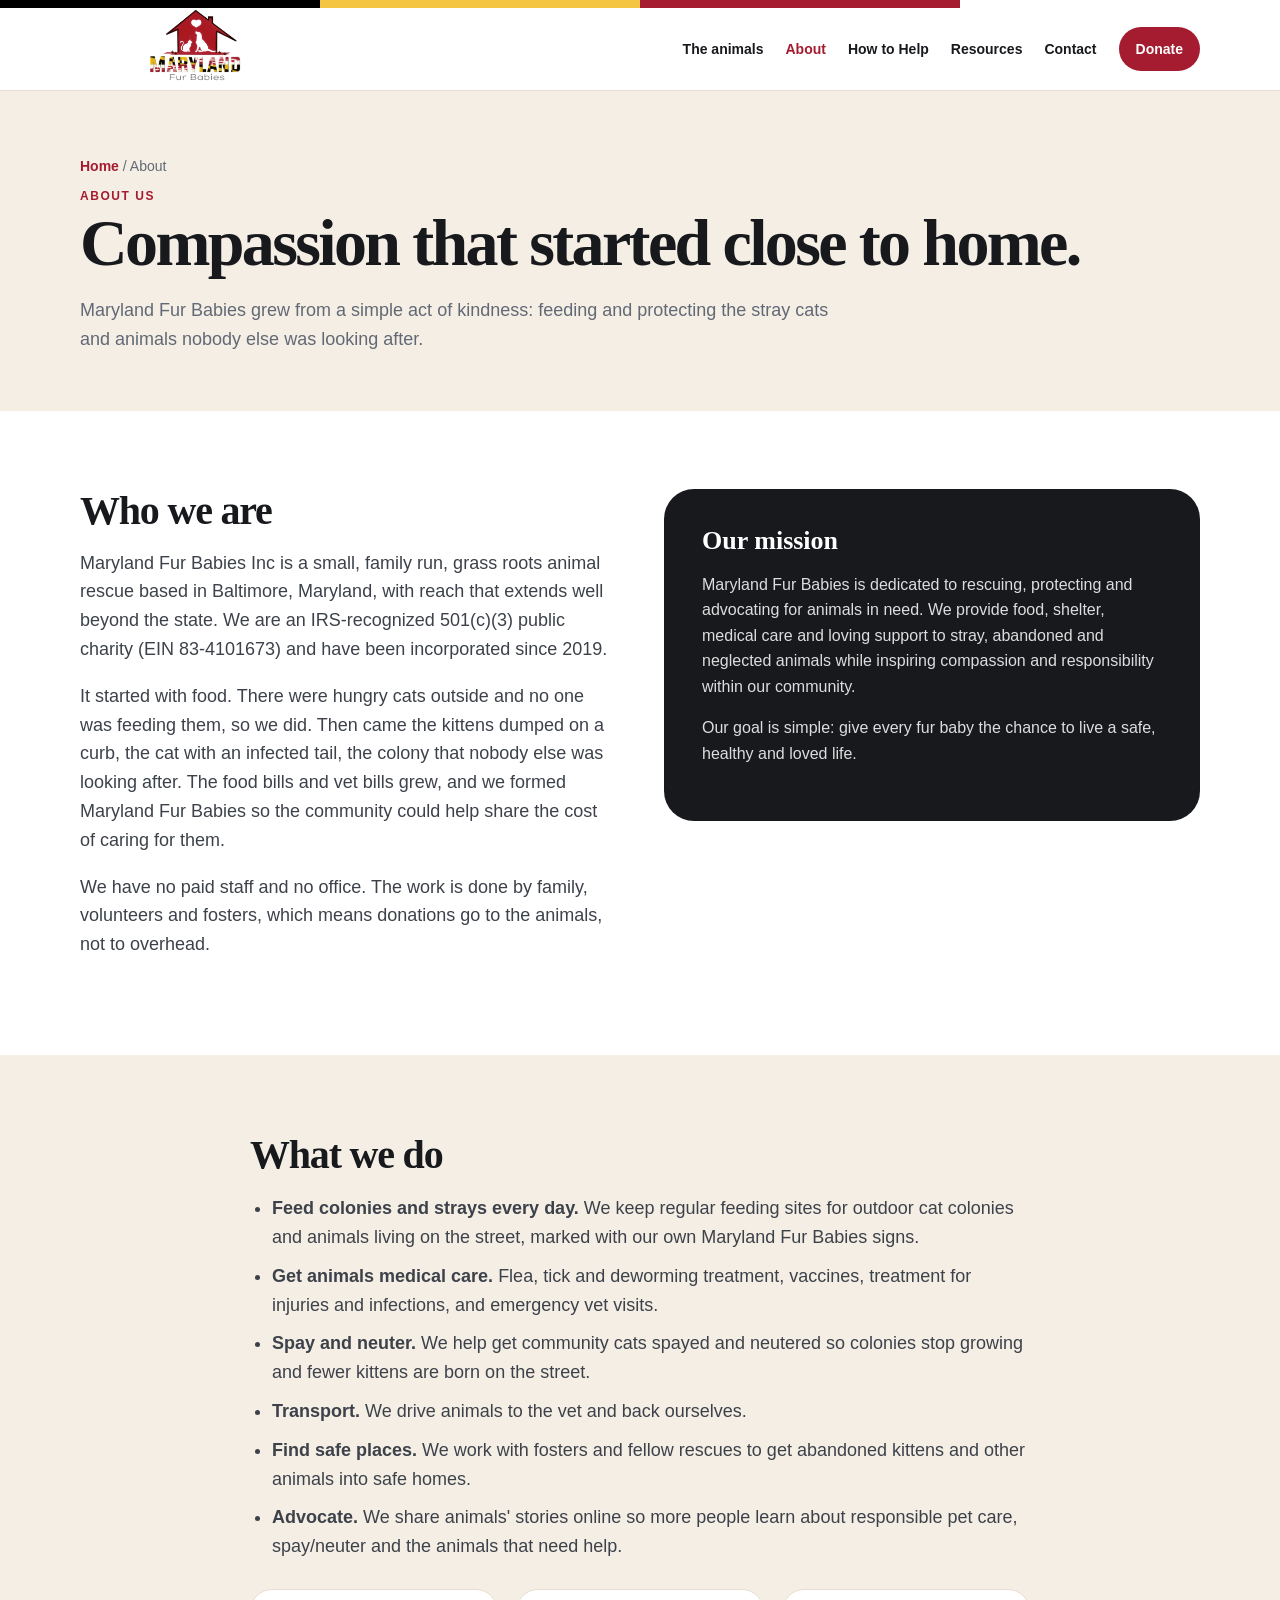
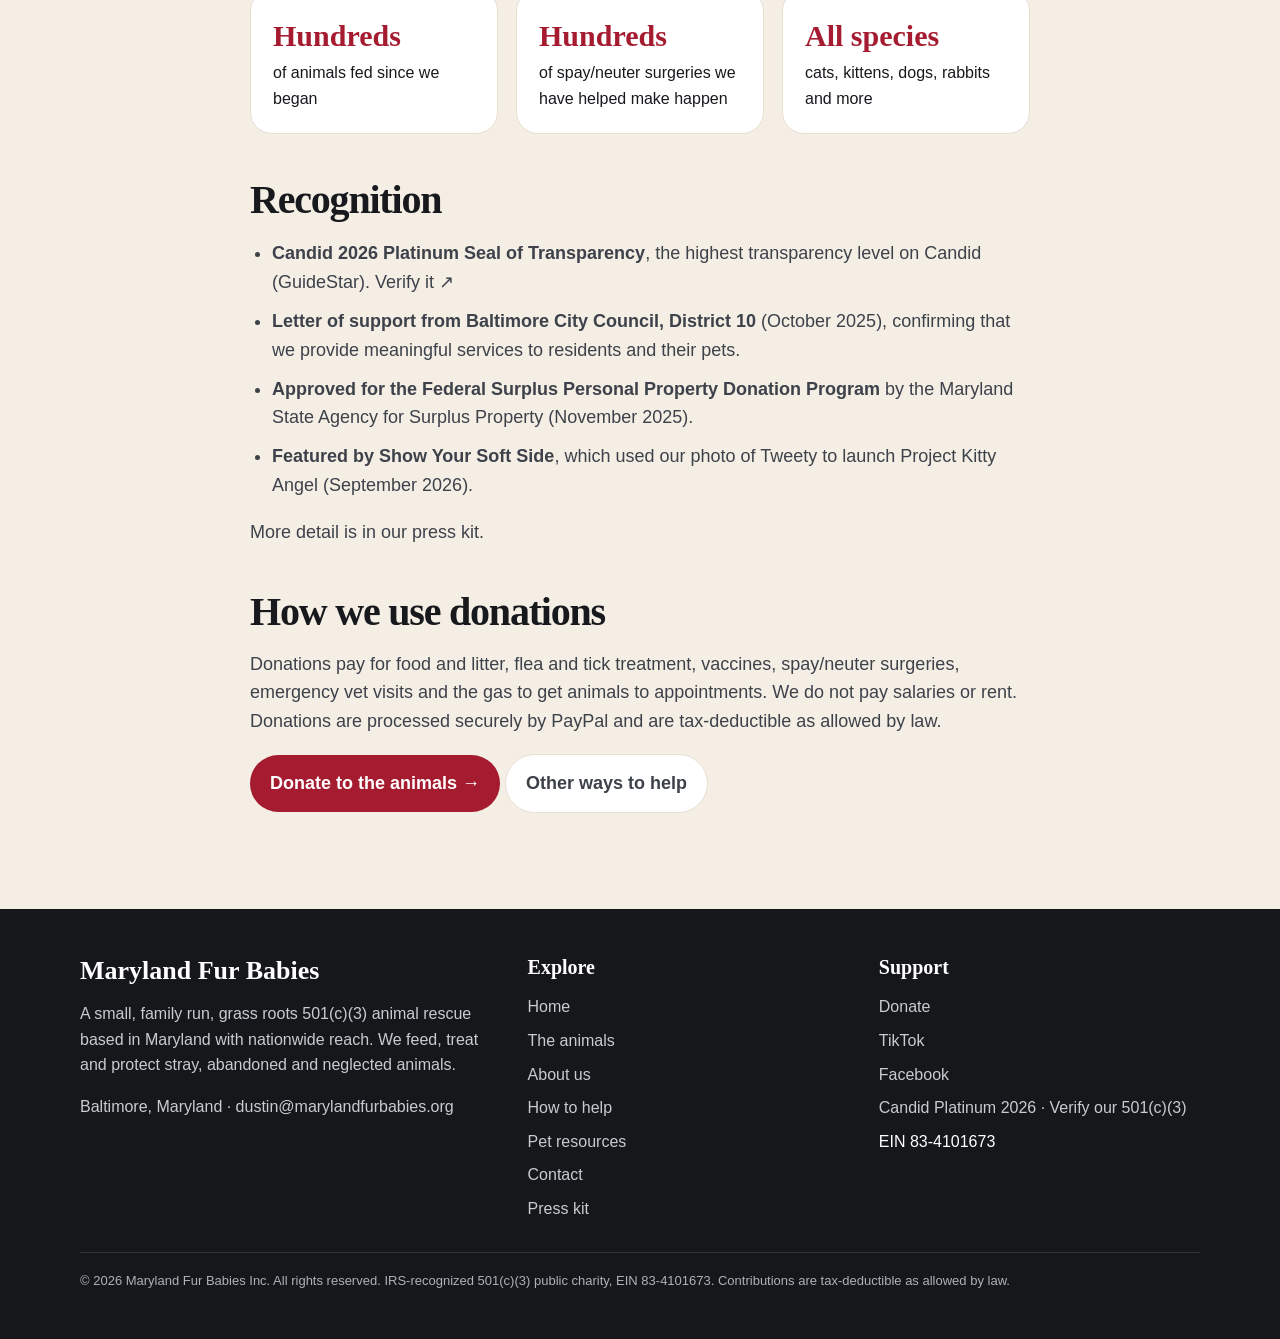
<file: about.html>
<!doctype html>
<html lang="en">
<head>
<meta charset="utf-8">
<meta name="viewport" content="width=device-width,initial-scale=1">
<!-- Google tag (gtag.js) - Google Ads AW-17659713729 -->
<script async src="https://www.googletagmanager.com/gtag/js?id=AW-17659713729"></script>
<script>
window.dataLayer=window.dataLayer||[];function gtag(){dataLayer.push(arguments);}
gtag('js',new Date());gtag('config','AW-17659713729');
</script>
<title>About Maryland Fur Babies | Family Run 501(c)(3) Animal Rescue</title>
<meta name="description" content="Maryland Fur Babies is a family run, grass roots 501(c)(3) animal rescue based in Maryland. Learn our mission, what we do, how we use donations and how we have been recognized.">
<link rel="canonical" href="https://marylandfurbabies.org/about.html">
<meta name="theme-color" content="#a51c30">
<link rel="icon" href="assets/maryland-fur-babies-logo.jpg">
<meta property="og:type" content="website">
<meta property="og:site_name" content="Maryland Fur Babies">
<meta property="og:title" content="About Maryland Fur Babies | Family Run 501(c)(3) Animal Rescue">
<meta property="og:description" content="Maryland Fur Babies is a family run, grass roots 501(c)(3) animal rescue based in Maryland. Learn our mission, what we do, how we use donations and how we have been recognized.">
<meta property="og:url" content="https://marylandfurbabies.org/about.html">
<meta property="og:image" content="https://marylandfurbabies.org/assets/photos/colony.jpg">
<meta name="twitter:card" content="summary_large_image">
<script type="application/ld+json">{"@context":"https://schema.org","@type":"NGO","name":"Maryland Fur Babies","alternateName":"Maryland Fur Babies Inc","url":"https://marylandfurbabies.org/","logo":"https://marylandfurbabies.org/assets/maryland-fur-babies-logo.webp","email":"dustin@marylandfurbabies.org","taxID":"83-4101673","nonprofitStatus":"Nonprofit501c3","foundingDate":"2019","address":{"@type":"PostalAddress","addressLocality":"Baltimore","addressRegion":"MD","addressCountry":"US"},"areaServed":{"@type":"State","name":"Maryland"},"sameAs":["https://www.tiktok.com/@marylandfurbabies","https://www.facebook.com/profile.php?id=61576079746308","https://app.candid.org/profile/9790874/maryland-fur-babies-83-4101673"],"potentialAction":{"@type":"DonateAction","target":"https://www.paypal.com/donate?hosted_button_id=3FETC7FMJ2J9Y"}}</script>
<base href="/">
<link rel="stylesheet" href="assets/site.css">
</head>
<body>
<div class="stripe"></div>
<header><div class="wrap head"><a href="/"><img class="logo" alt="Maryland Fur Babies home" src="assets/maryland-fur-babies-logo.webp" width="720" height="562"></a><nav class="nav" aria-label="Main"><a href="animals.html">The animals</a><a href="about.html" aria-current=page>About</a><a href="help.html">How to Help</a><a href="resources.html">Resources</a><a href="contact.html">Contact</a><a class="donate-top" href="donate.html">Donate</a></nav></div></header>
<main>
<section class="page-hero"><div class="wrap"><div class="crumbs"><a href="/">Home</a> / About</div><div class="eyebrow">About us</div><h1>Compassion that started close to home.</h1><p class="section-intro">Maryland Fur Babies grew from a simple act of kindness: feeding and protecting the stray cats and animals nobody else was looking after.</p></div></section>
<section class="white"><div class="wrap"><div class="about-grid"><div class="prose">
<h2 style="margin-top:0">Who we are</h2>
<p>Maryland Fur Babies Inc is a small, family run, grass roots animal rescue based in Baltimore, Maryland, with reach that extends well beyond the state. We are an IRS-recognized 501(c)(3) public charity (EIN 83-4101673) and have been incorporated since 2019.</p>
<p>It started with food. There were hungry cats outside and no one was feeding them, so we did. Then came the kittens dumped on a curb, the cat with an infected tail, the colony that nobody else was looking after. The food bills and vet bills grew, and we formed Maryland Fur Babies so the community could help share the cost of caring for them.</p>
<p>We have no paid staff and no office. The work is done by family, volunteers and fosters, which means donations go to the animals, not to overhead.</p>
</div><div class="story"><h3>Our mission</h3><p>Maryland Fur Babies is dedicated to rescuing, protecting and advocating for animals in need. We provide food, shelter, medical care and loving support to stray, abandoned and neglected animals while inspiring compassion and responsibility within our community.</p><p>Our goal is simple: give every fur baby the chance to live a safe, healthy and loved life.</p></div></div></div></section>
<section class="tint"><div class="wrap prose">
<h2 style="margin-top:0">What we do</h2>
<ul>
<li><strong>Feed colonies and strays every day.</strong> We keep regular feeding sites for outdoor cat colonies and animals living on the street, marked with our own Maryland Fur Babies signs.</li>
<li><strong>Get animals medical care.</strong> Flea, tick and deworming treatment, vaccines, treatment for injuries and infections, and emergency vet visits.</li>
<li><strong>Spay and neuter.</strong> We help get community cats spayed and neutered so colonies stop growing and fewer kittens are born on the street.</li>
<li><strong>Transport.</strong> We drive animals to the vet and back ourselves.</li>
<li><strong>Find safe places.</strong> We work with fosters and fellow rescues to get abandoned kittens and other animals into safe homes.</li>
<li><strong>Advocate.</strong> We share animals' stories online so more people learn about responsible pet care, spay/neuter and the animals that need help.</li>
</ul>
<div class="stats"><div><b>Hundreds</b>of animals fed since we began</div><div><b>Hundreds</b>of spay/neuter surgeries we have helped make happen</div><div><b>All species</b>cats, kittens, dogs, rabbits and more</div></div>
<h2>Recognition</h2>
<ul>
<li><strong>Candid 2026 Platinum Seal of Transparency</strong>, the highest transparency level on Candid (GuideStar). <a href="https://app.candid.org/profile/9790874/maryland-fur-babies-83-4101673" target="_blank" rel="noopener">Verify it ↗</a></li>
<li><strong>Letter of support from Baltimore City Council, District 10</strong> (October 2025), confirming that we provide meaningful services to residents and their pets.</li>
<li><strong>Approved for the Federal Surplus Personal Property Donation Program</strong> by the Maryland State Agency for Surplus Property (November 2025).</li>
<li><strong>Featured by Show Your Soft Side</strong>, which used our photo of Tweety to launch Project Kitty Angel (September 2026).</li>
</ul>
<p>More detail is in our <a href="press.html">press kit</a>.</p>
<h2>How we use donations</h2>
<p>Donations pay for food and litter, flea and tick treatment, vaccines, spay/neuter surgeries, emergency vet visits and the gas to get animals to appointments. We do not pay salaries or rent. Donations are processed securely by PayPal and are tax-deductible as allowed by law.</p>
<p><a class="btn primary" href="donate.html">Donate to the animals →</a> <a class="btn secondary" href="help.html">Other ways to help</a></p>
</div></section>
</main>
<footer><div class="wrap"><div class="foot"><div><h3>Maryland Fur Babies</h3><p>A small, family run, grass roots 501(c)(3) animal rescue based in Maryland with nationwide reach. We feed, treat and protect stray, abandoned and neglected animals.</p><p>Baltimore, Maryland · <a href="mailto:dustin@marylandfurbabies.org">dustin@marylandfurbabies.org</a></p></div><div><h3 style="font-size:20px">Explore</h3><div class="foot-links"><a href="/">Home</a><a href="animals.html">The animals</a><a href="about.html">About us</a><a href="help.html">How to help</a><a href="resources.html">Pet resources</a><a href="contact.html">Contact</a><a href="press.html">Press kit</a></div></div><div><h3 style="font-size:20px">Support</h3><div class="foot-links"><a href="donate.html">Donate</a><a href="https://www.tiktok.com/@marylandfurbabies" target="_blank" rel="noopener">TikTok</a><a href="https://www.facebook.com/profile.php?id=61576079746308" target="_blank" rel="noopener">Facebook</a><a href="https://app.candid.org/profile/9790874/maryland-fur-babies-83-4101673" target="_blank" rel="noopener">Candid Platinum 2026 · Verify our 501(c)(3)</a><span>EIN 83-4101673</span></div></div></div><div class="small">© 2026 Maryland Fur Babies Inc. All rights reserved. IRS-recognized 501(c)(3) public charity, EIN 83-4101673. Contributions are tax-deductible as allowed by law.</div></div></footer>
<script>
/* Maryland Fur Babies - report PayPal donate clicks to Google Ads */
(function(){
  var SEND_TO='AW-17659713729/ik_ICPTHg40dEMGx5-RB';
  var ONE_TIME_DEFAULT=25;   /* assumed average one-time gift */
  var MONTHLY_VALUE=100;     /* assumed first-year worth of a monthly donor */
  function report(value){
    if(typeof gtag!=='function')return;
    gtag('event','conversion',{'send_to':SEND_TO,'value':value,'currency':'USD'});
  }
  document.addEventListener('click',function(e){
    var t=e.target;
    var a=(t&&t.closest)?t.closest('a[href*="paypal.com/donate"]'):null;
    if(!a)return;
    var m=/[?&]amount=(\d+(?:\.\d+)?)/.exec(a.getAttribute('href')||'');
    report(m?parseFloat(m[1]):ONE_TIME_DEFAULT);
  },true);
  document.addEventListener('submit',function(e){
    var f=e.target;
    if(!f||!f.action||f.action.indexOf('paypal.com/donate')===-1)return;
    var txt=(f.textContent||'').toLowerCase();
    report(txt.indexOf('monthly')!==-1?MONTHLY_VALUE:ONE_TIME_DEFAULT);
  },true);
})();
</script>
</body>
</html>
</file>
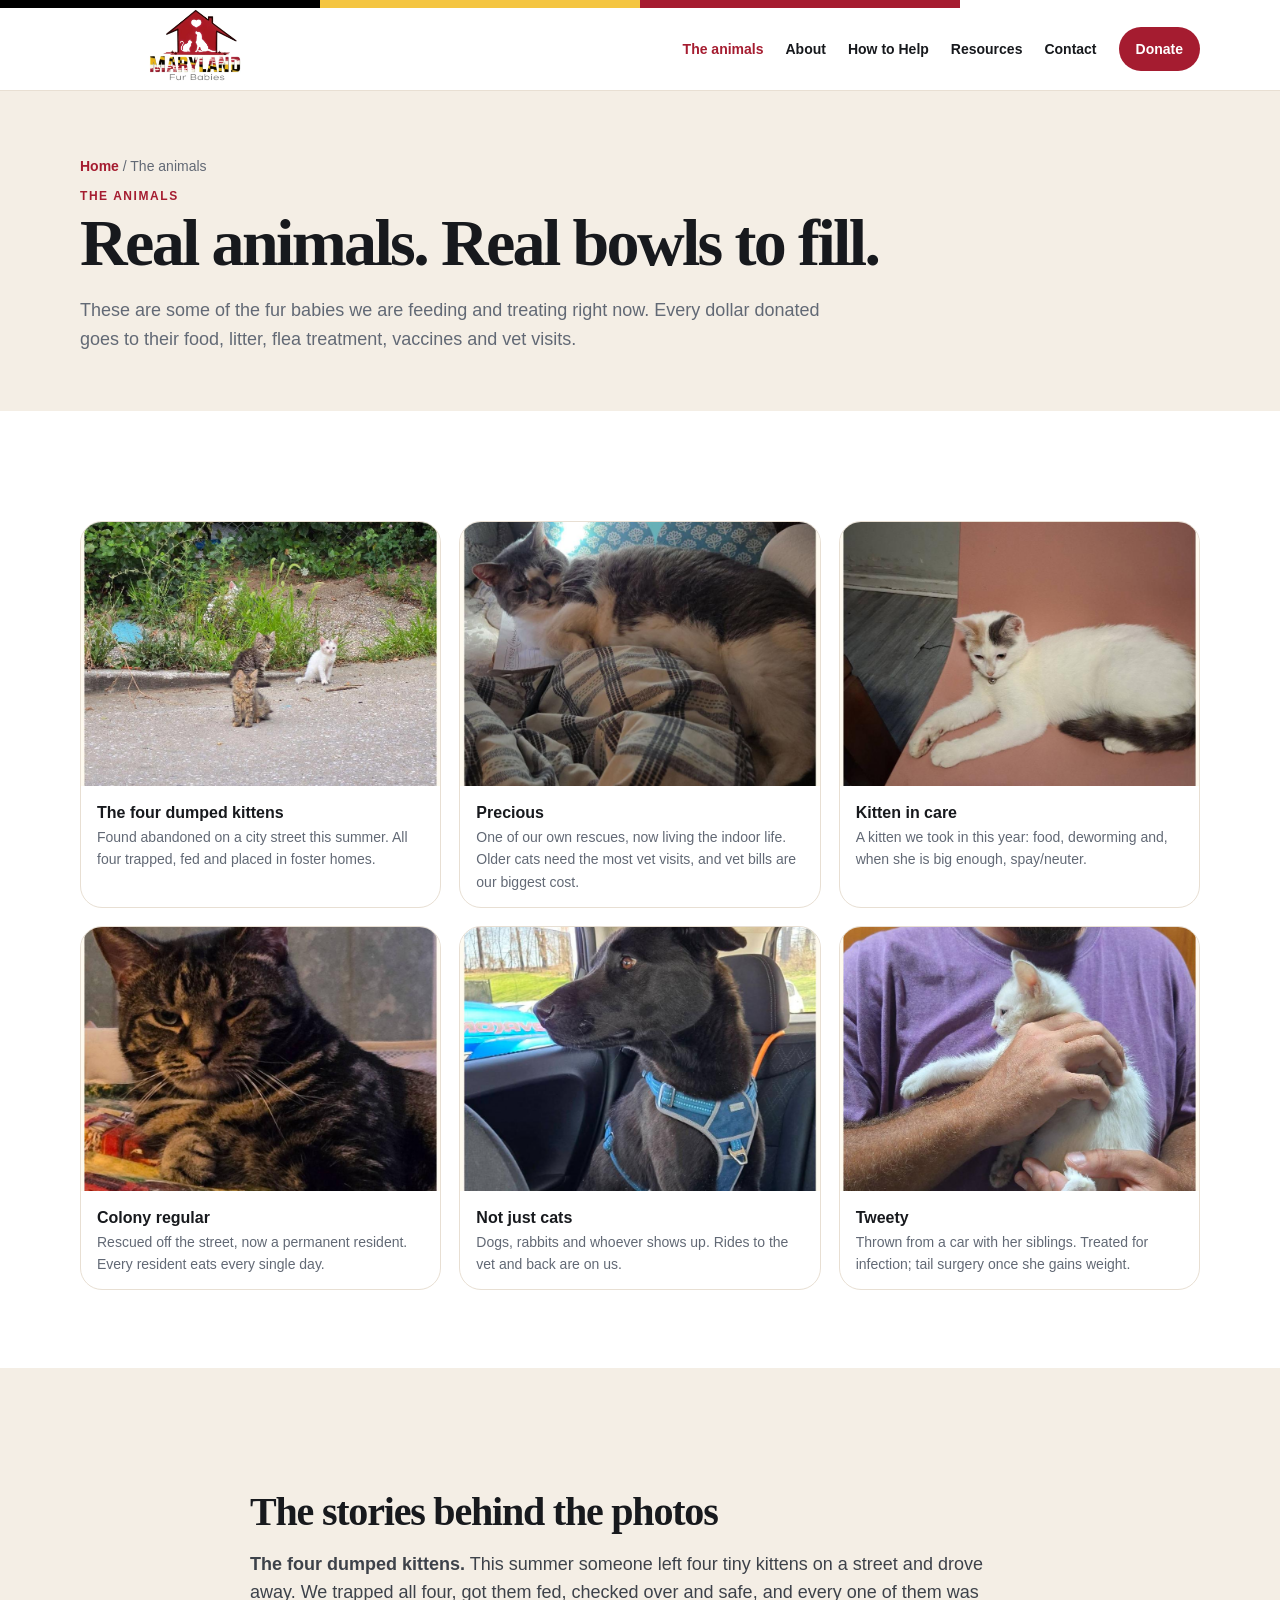
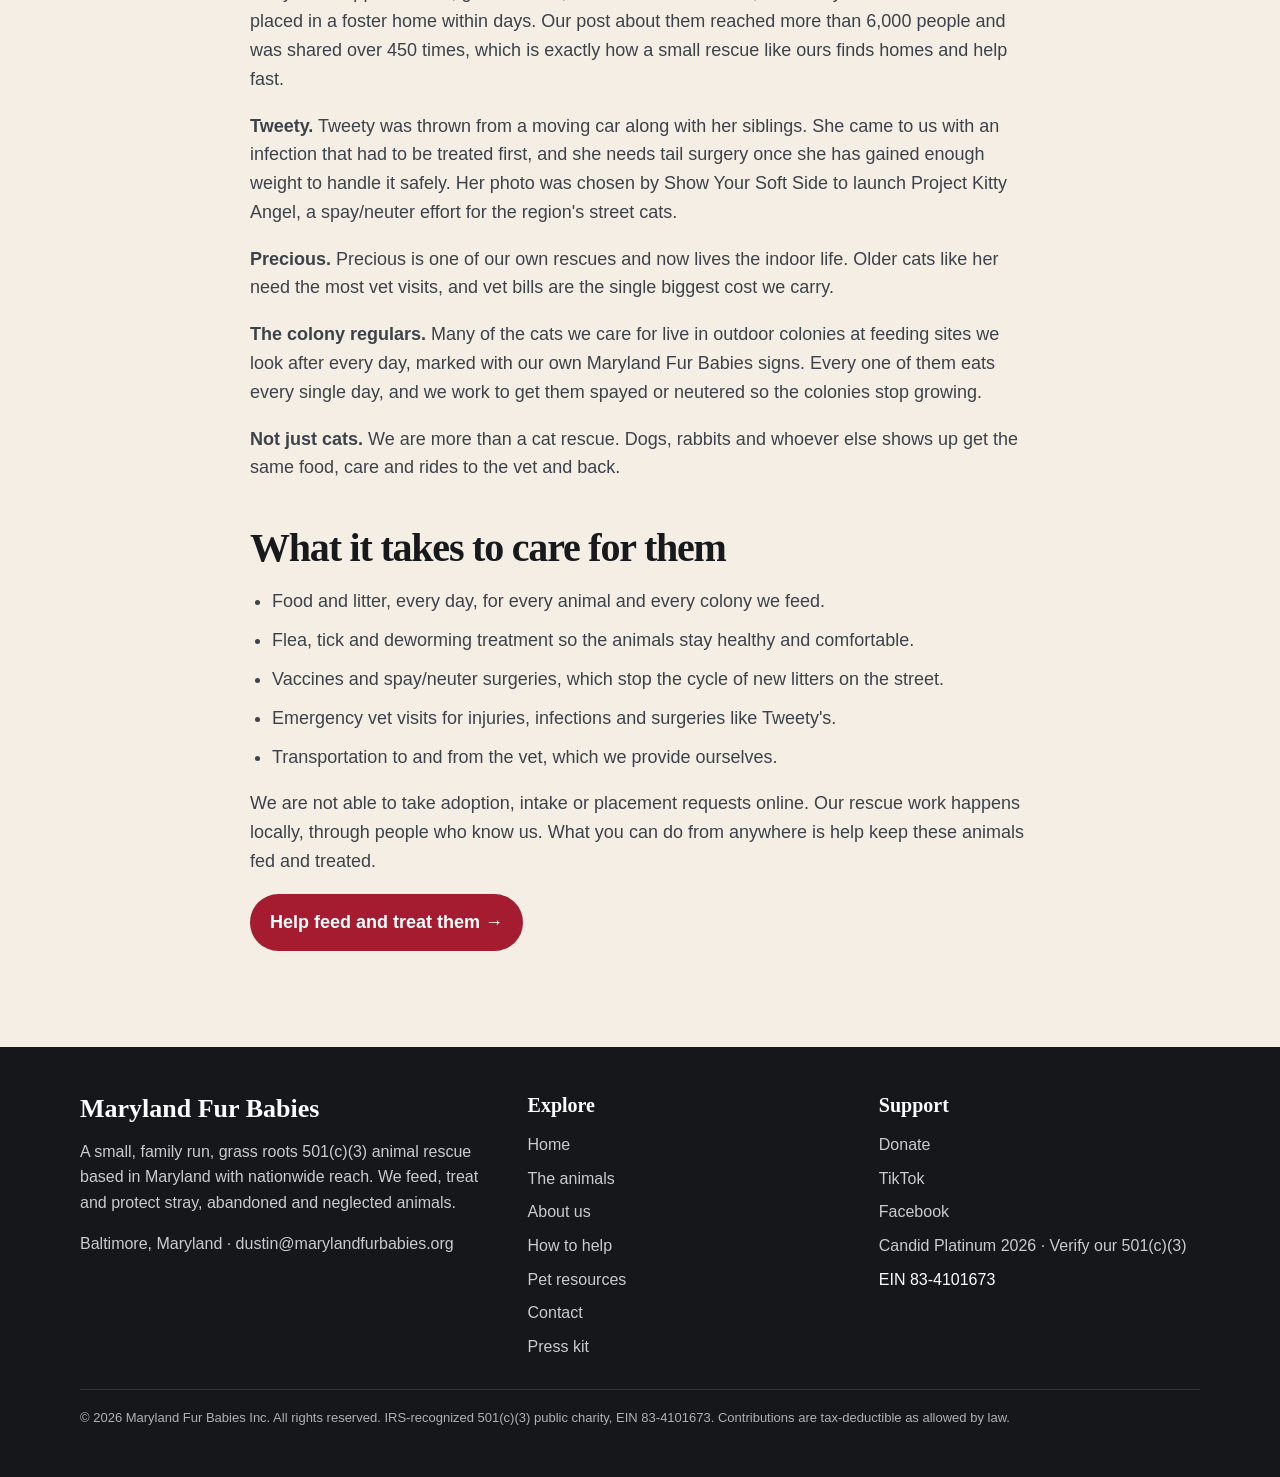
<file: animals.html>
<!doctype html>
<html lang="en">
<head>
<meta charset="utf-8">
<meta name="viewport" content="width=device-width,initial-scale=1">
<!-- Google tag (gtag.js) - Google Ads AW-17659713729 -->
<script async src="https://www.googletagmanager.com/gtag/js?id=AW-17659713729"></script>
<script>
window.dataLayer=window.dataLayer||[];function gtag(){dataLayer.push(arguments);}
gtag('js',new Date());gtag('config','AW-17659713729');
</script>
<title>The Animals We Care For | Maryland Fur Babies</title>
<meta name="description" content="Meet the rescued cats, kittens and dogs Maryland Fur Babies is feeding and treating right now, and see what your donation pays for: food, litter, vaccines, spay/neuter and vet care.">
<link rel="canonical" href="https://marylandfurbabies.org/animals.html">
<meta name="theme-color" content="#a51c30">
<link rel="icon" href="assets/maryland-fur-babies-logo.jpg">
<meta property="og:type" content="website">
<meta property="og:site_name" content="Maryland Fur Babies">
<meta property="og:title" content="The Animals We Care For | Maryland Fur Babies">
<meta property="og:description" content="Meet the rescued cats, kittens and dogs Maryland Fur Babies is feeding and treating right now, and see what your donation pays for: food, litter, vaccines, spay/neuter and vet care.">
<meta property="og:url" content="https://marylandfurbabies.org/animals.html">
<meta property="og:image" content="https://marylandfurbabies.org/assets/photos/white-kitten.jpg">
<meta name="twitter:card" content="summary_large_image">
<script type="application/ld+json">{"@context":"https://schema.org","@type":"NGO","name":"Maryland Fur Babies","alternateName":"Maryland Fur Babies Inc","url":"https://marylandfurbabies.org/","logo":"https://marylandfurbabies.org/assets/maryland-fur-babies-logo.webp","email":"dustin@marylandfurbabies.org","taxID":"83-4101673","nonprofitStatus":"Nonprofit501c3","foundingDate":"2019","address":{"@type":"PostalAddress","addressLocality":"Baltimore","addressRegion":"MD","addressCountry":"US"},"areaServed":{"@type":"State","name":"Maryland"},"sameAs":["https://www.tiktok.com/@marylandfurbabies","https://www.facebook.com/profile.php?id=61576079746308","https://app.candid.org/profile/9790874/maryland-fur-babies-83-4101673"],"potentialAction":{"@type":"DonateAction","target":"https://www.paypal.com/donate?hosted_button_id=3FETC7FMJ2J9Y"}}</script>
<base href="/">
<link rel="stylesheet" href="assets/site.css">
</head>
<body>
<div class="stripe"></div>
<header><div class="wrap head"><a href="/"><img class="logo" alt="Maryland Fur Babies home" src="assets/maryland-fur-babies-logo.webp" width="720" height="562"></a><nav class="nav" aria-label="Main"><a href="animals.html" aria-current=page>The animals</a><a href="about.html">About</a><a href="help.html">How to Help</a><a href="resources.html">Resources</a><a href="contact.html">Contact</a><a class="donate-top" href="donate.html">Donate</a></nav></div></header>
<main>
<section class="page-hero"><div class="wrap"><div class="crumbs"><a href="/">Home</a> / The animals</div><div class="eyebrow">The animals</div><h1>Real animals. Real bowls to fill.</h1><p class="section-intro">These are some of the fur babies we are feeding and treating right now. Every dollar donated goes to their food, litter, flea treatment, vaccines and vet visits.</p></div></section>
<section class="white"><div class="wrap"><div class="gallery"><figure><img loading="lazy" src="assets/photos/colony.jpg" alt="Four kittens found abandoned on a street"><figcaption><b>The four dumped kittens</b>Found abandoned on a city street this summer. All four trapped, fed and placed in foster homes. </figcaption></figure><figure><img loading="lazy" src="assets/photos/precious.jpg" alt="Precious the cat resting on a blanket"><figcaption><b>Precious</b>One of our own rescues, now living the indoor life. Older cats need the most vet visits, and vet bills are our biggest cost. </figcaption></figure><figure><img loading="lazy" src="assets/photos/white-kitten.jpg" alt="Young white kitten resting on a chair"><figcaption><b>Kitten in care</b>A kitten we took in this year: food, deworming and, when she is big enough, spay/neuter. </figcaption></figure><figure><img loading="lazy" src="assets/photos/tabby.jpg" alt="Tabby cat resting indoors"><figcaption><b>Colony regular</b>Rescued off the street, now a permanent resident. Every resident eats every single day. </figcaption></figure><figure><img loading="lazy" src="assets/photos/dog.jpg" alt="Black dog in a harness riding in a car"><figcaption><b>Not just cats</b>Dogs, rabbits and whoever shows up. Rides to the vet and back are on us. </figcaption></figure><figure><img loading="lazy" src="assets/photos/ray-kitten.jpg" alt="Tweety the kitten being held"><figcaption><b>Tweety</b>Thrown from a car with her siblings. Treated for infection; tail surgery once she gains weight. </figcaption></figure></div></div></section>
<section class="tint"><div class="wrap prose">
<h2>The stories behind the photos</h2>
<p><strong>The four dumped kittens.</strong> This summer someone left four tiny kittens on a street and drove away. We trapped all four, got them fed, checked over and safe, and every one of them was placed in a foster home within days. Our post about them reached more than 6,000 people and was shared over 450 times, which is exactly how a small rescue like ours finds homes and help fast.</p>
<p><strong>Tweety.</strong> Tweety was thrown from a moving car along with her siblings. She came to us with an infection that had to be treated first, and she needs tail surgery once she has gained enough weight to handle it safely. Her photo was chosen by Show Your Soft Side to launch Project Kitty Angel, a spay/neuter effort for the region's street cats.</p>
<p><strong>Precious.</strong> Precious is one of our own rescues and now lives the indoor life. Older cats like her need the most vet visits, and vet bills are the single biggest cost we carry.</p>
<p><strong>The colony regulars.</strong> Many of the cats we care for live in outdoor colonies at feeding sites we look after every day, marked with our own Maryland Fur Babies signs. Every one of them eats every single day, and we work to get them spayed or neutered so the colonies stop growing.</p>
<p><strong>Not just cats.</strong> We are more than a cat rescue. Dogs, rabbits and whoever else shows up get the same food, care and rides to the vet and back.</p>
<h2>What it takes to care for them</h2>
<ul><li>Food and litter, every day, for every animal and every colony we feed.</li><li>Flea, tick and deworming treatment so the animals stay healthy and comfortable.</li><li>Vaccines and spay/neuter surgeries, which stop the cycle of new litters on the street.</li><li>Emergency vet visits for injuries, infections and surgeries like Tweety's.</li><li>Transportation to and from the vet, which we provide ourselves.</li></ul>
<p>We are not able to take adoption, intake or placement requests online. Our rescue work happens locally, through people who know us. What you can do from anywhere is help keep these animals fed and treated.</p>
<p><a class="btn primary" href="donate.html">Help feed and treat them →</a></p>
</div></section>
</main>
<footer><div class="wrap"><div class="foot"><div><h3>Maryland Fur Babies</h3><p>A small, family run, grass roots 501(c)(3) animal rescue based in Maryland with nationwide reach. We feed, treat and protect stray, abandoned and neglected animals.</p><p>Baltimore, Maryland · <a href="mailto:dustin@marylandfurbabies.org">dustin@marylandfurbabies.org</a></p></div><div><h3 style="font-size:20px">Explore</h3><div class="foot-links"><a href="/">Home</a><a href="animals.html">The animals</a><a href="about.html">About us</a><a href="help.html">How to help</a><a href="resources.html">Pet resources</a><a href="contact.html">Contact</a><a href="press.html">Press kit</a></div></div><div><h3 style="font-size:20px">Support</h3><div class="foot-links"><a href="donate.html">Donate</a><a href="https://www.tiktok.com/@marylandfurbabies" target="_blank" rel="noopener">TikTok</a><a href="https://www.facebook.com/profile.php?id=61576079746308" target="_blank" rel="noopener">Facebook</a><a href="https://app.candid.org/profile/9790874/maryland-fur-babies-83-4101673" target="_blank" rel="noopener">Candid Platinum 2026 · Verify our 501(c)(3)</a><span>EIN 83-4101673</span></div></div></div><div class="small">© 2026 Maryland Fur Babies Inc. All rights reserved. IRS-recognized 501(c)(3) public charity, EIN 83-4101673. Contributions are tax-deductible as allowed by law.</div></div></footer>
<script>
/* Maryland Fur Babies - report PayPal donate clicks to Google Ads */
(function(){
  var SEND_TO='AW-17659713729/ik_ICPTHg40dEMGx5-RB';
  var ONE_TIME_DEFAULT=25;   /* assumed average one-time gift */
  var MONTHLY_VALUE=100;     /* assumed first-year worth of a monthly donor */
  function report(value){
    if(typeof gtag!=='function')return;
    gtag('event','conversion',{'send_to':SEND_TO,'value':value,'currency':'USD'});
  }
  document.addEventListener('click',function(e){
    var t=e.target;
    var a=(t&&t.closest)?t.closest('a[href*="paypal.com/donate"]'):null;
    if(!a)return;
    var m=/[?&]amount=(\d+(?:\.\d+)?)/.exec(a.getAttribute('href')||'');
    report(m?parseFloat(m[1]):ONE_TIME_DEFAULT);
  },true);
  document.addEventListener('submit',function(e){
    var f=e.target;
    if(!f||!f.action||f.action.indexOf('paypal.com/donate')===-1)return;
    var txt=(f.textContent||'').toLowerCase();
    report(txt.indexOf('monthly')!==-1?MONTHLY_VALUE:ONE_TIME_DEFAULT);
  },true);
})();
</script>
</body>
</html>
</file>
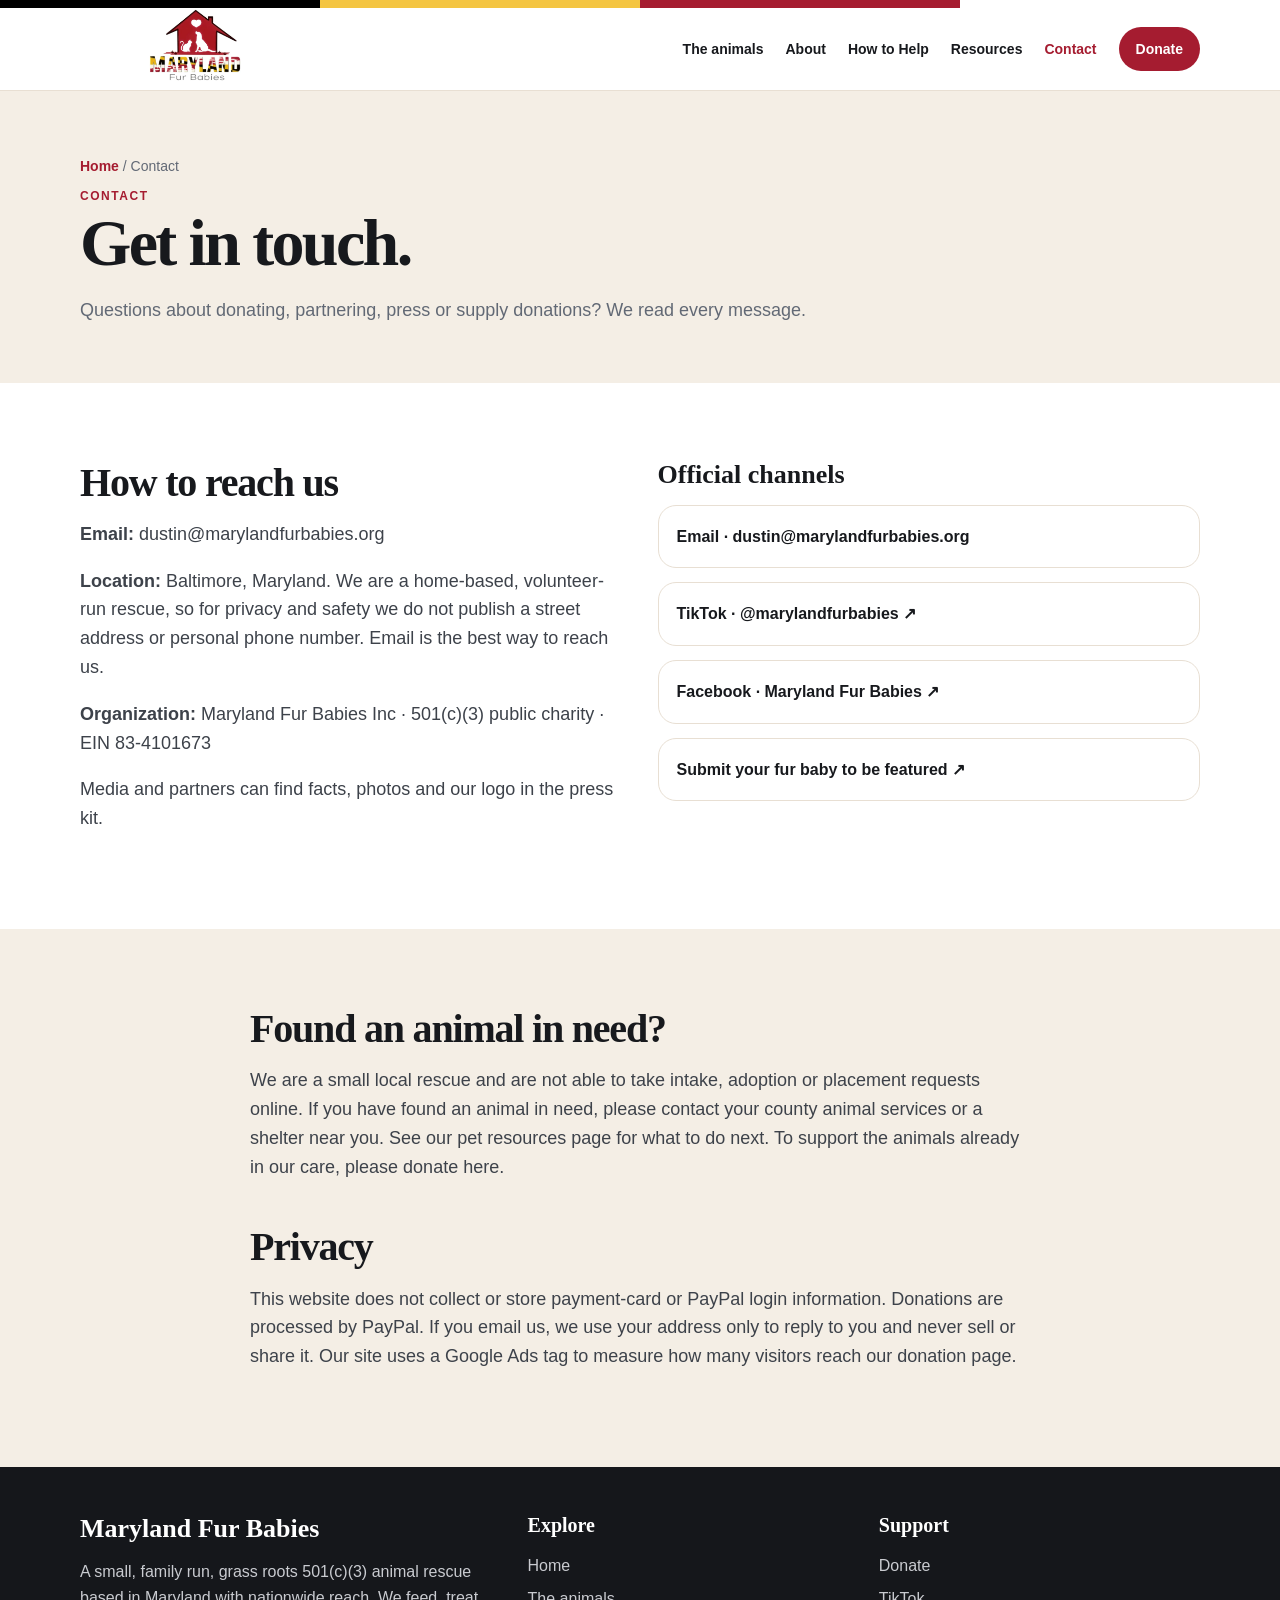
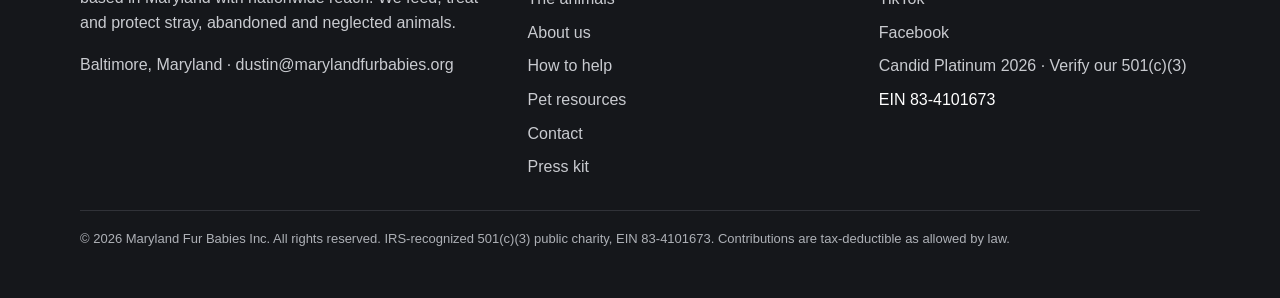
<file: contact.html>
<!doctype html>
<html lang="en">
<head>
<meta charset="utf-8">
<meta name="viewport" content="width=device-width,initial-scale=1">
<!-- Google tag (gtag.js) - Google Ads AW-17659713729 -->
<script async src="https://www.googletagmanager.com/gtag/js?id=AW-17659713729"></script>
<script>
window.dataLayer=window.dataLayer||[];function gtag(){dataLayer.push(arguments);}
gtag('js',new Date());gtag('config','AW-17659713729');
</script>
<title>Contact Maryland Fur Babies | Maryland Animal Rescue</title>
<meta name="description" content="Contact Maryland Fur Babies, a 501(c)(3) animal rescue based in Maryland: email, TikTok and Facebook, plus what to do if you have found an animal in need.">
<link rel="canonical" href="https://marylandfurbabies.org/contact.html">
<meta name="theme-color" content="#a51c30">
<link rel="icon" href="assets/maryland-fur-babies-logo.jpg">
<meta property="og:type" content="website">
<meta property="og:site_name" content="Maryland Fur Babies">
<meta property="og:title" content="Contact Maryland Fur Babies | Maryland Animal Rescue">
<meta property="og:description" content="Contact Maryland Fur Babies, a 501(c)(3) animal rescue based in Maryland: email, TikTok and Facebook, plus what to do if you have found an animal in need.">
<meta property="og:url" content="https://marylandfurbabies.org/contact.html">
<meta property="og:image" content="https://marylandfurbabies.org/assets/photos/colony.jpg">
<meta name="twitter:card" content="summary_large_image">
<script type="application/ld+json">{"@context":"https://schema.org","@type":"NGO","name":"Maryland Fur Babies","alternateName":"Maryland Fur Babies Inc","url":"https://marylandfurbabies.org/","logo":"https://marylandfurbabies.org/assets/maryland-fur-babies-logo.webp","email":"dustin@marylandfurbabies.org","taxID":"83-4101673","nonprofitStatus":"Nonprofit501c3","foundingDate":"2019","address":{"@type":"PostalAddress","addressLocality":"Baltimore","addressRegion":"MD","addressCountry":"US"},"areaServed":{"@type":"State","name":"Maryland"},"sameAs":["https://www.tiktok.com/@marylandfurbabies","https://www.facebook.com/profile.php?id=61576079746308","https://app.candid.org/profile/9790874/maryland-fur-babies-83-4101673"],"potentialAction":{"@type":"DonateAction","target":"https://www.paypal.com/donate?hosted_button_id=3FETC7FMJ2J9Y"}}</script>
<base href="/">
<link rel="stylesheet" href="assets/site.css">
</head>
<body>
<div class="stripe"></div>
<header><div class="wrap head"><a href="/"><img class="logo" alt="Maryland Fur Babies home" src="assets/maryland-fur-babies-logo.webp" width="720" height="562"></a><nav class="nav" aria-label="Main"><a href="animals.html">The animals</a><a href="about.html">About</a><a href="help.html">How to Help</a><a href="resources.html">Resources</a><a href="contact.html" aria-current=page>Contact</a><a class="donate-top" href="donate.html">Donate</a></nav></div></header>
<main>
<section class="page-hero"><div class="wrap"><div class="crumbs"><a href="/">Home</a> / Contact</div><div class="eyebrow">Contact</div><h1>Get in touch.</h1><p class="section-intro">Questions about donating, partnering, press or supply donations? We read every message.</p></div></section>
<section class="white"><div class="wrap contact"><div class="prose">
<h2 style="margin-top:0">How to reach us</h2>
<p><strong>Email:</strong> <a href="mailto:dustin@marylandfurbabies.org">dustin@marylandfurbabies.org</a></p>
<p><strong>Location:</strong> Baltimore, Maryland. We are a home-based, volunteer-run rescue, so for privacy and safety we do not publish a street address or personal phone number. Email is the best way to reach us.</p>
<p><strong>Organization:</strong> Maryland Fur Babies Inc · 501(c)(3) public charity · EIN 83-4101673</p>
<p>Media and partners can find facts, photos and our logo in the <a href="press.html">press kit</a>.</p>
</div><div><h3>Official channels</h3><a class="social" href="mailto:dustin@marylandfurbabies.org">Email · dustin@marylandfurbabies.org</a><a class="social" href="https://www.tiktok.com/@marylandfurbabies" target="_blank" rel="noopener">TikTok · @marylandfurbabies ↗</a><a class="social" href="https://www.facebook.com/profile.php?id=61576079746308" target="_blank" rel="noopener">Facebook · Maryland Fur Babies ↗</a><a class="social" href="https://docs.google.com/forms/d/e/1FAIpQLSc2VOQzJVOvMksQ3aCDCWvERfJDNNDyjtKXVjlesEvU5q_gtw/viewform" target="_blank" rel="noopener">Submit your fur baby to be featured ↗</a></div></div></section>
<section class="tint"><div class="wrap prose">
<h2 style="margin-top:0">Found an animal in need?</h2>
<p>We are a small local rescue and are not able to take intake, adoption or placement requests online. If you have found an animal in need, please contact your county animal services or a shelter near you. See our <a href="resources.html">pet resources page</a> for what to do next. To support the animals already in our care, please <a href="donate.html">donate here</a>.</p>
<h2>Privacy</h2>
<p>This website does not collect or store payment-card or PayPal login information. Donations are processed by PayPal. If you email us, we use your address only to reply to you and never sell or share it. Our site uses a Google Ads tag to measure how many visitors reach our donation page.</p>
</div></section>
</main>
<footer><div class="wrap"><div class="foot"><div><h3>Maryland Fur Babies</h3><p>A small, family run, grass roots 501(c)(3) animal rescue based in Maryland with nationwide reach. We feed, treat and protect stray, abandoned and neglected animals.</p><p>Baltimore, Maryland · <a href="mailto:dustin@marylandfurbabies.org">dustin@marylandfurbabies.org</a></p></div><div><h3 style="font-size:20px">Explore</h3><div class="foot-links"><a href="/">Home</a><a href="animals.html">The animals</a><a href="about.html">About us</a><a href="help.html">How to help</a><a href="resources.html">Pet resources</a><a href="contact.html">Contact</a><a href="press.html">Press kit</a></div></div><div><h3 style="font-size:20px">Support</h3><div class="foot-links"><a href="donate.html">Donate</a><a href="https://www.tiktok.com/@marylandfurbabies" target="_blank" rel="noopener">TikTok</a><a href="https://www.facebook.com/profile.php?id=61576079746308" target="_blank" rel="noopener">Facebook</a><a href="https://app.candid.org/profile/9790874/maryland-fur-babies-83-4101673" target="_blank" rel="noopener">Candid Platinum 2026 · Verify our 501(c)(3)</a><span>EIN 83-4101673</span></div></div></div><div class="small">© 2026 Maryland Fur Babies Inc. All rights reserved. IRS-recognized 501(c)(3) public charity, EIN 83-4101673. Contributions are tax-deductible as allowed by law.</div></div></footer>
<script>
/* Maryland Fur Babies - report PayPal donate clicks to Google Ads */
(function(){
  var SEND_TO='AW-17659713729/ik_ICPTHg40dEMGx5-RB';
  var ONE_TIME_DEFAULT=25;   /* assumed average one-time gift */
  var MONTHLY_VALUE=100;     /* assumed first-year worth of a monthly donor */
  function report(value){
    if(typeof gtag!=='function')return;
    gtag('event','conversion',{'send_to':SEND_TO,'value':value,'currency':'USD'});
  }
  document.addEventListener('click',function(e){
    var t=e.target;
    var a=(t&&t.closest)?t.closest('a[href*="paypal.com/donate"]'):null;
    if(!a)return;
    var m=/[?&]amount=(\d+(?:\.\d+)?)/.exec(a.getAttribute('href')||'');
    report(m?parseFloat(m[1]):ONE_TIME_DEFAULT);
  },true);
  document.addEventListener('submit',function(e){
    var f=e.target;
    if(!f||!f.action||f.action.indexOf('paypal.com/donate')===-1)return;
    var txt=(f.textContent||'').toLowerCase();
    report(txt.indexOf('monthly')!==-1?MONTHLY_VALUE:ONE_TIME_DEFAULT);
  },true);
})();
</script>
</body>
</html>
</file>
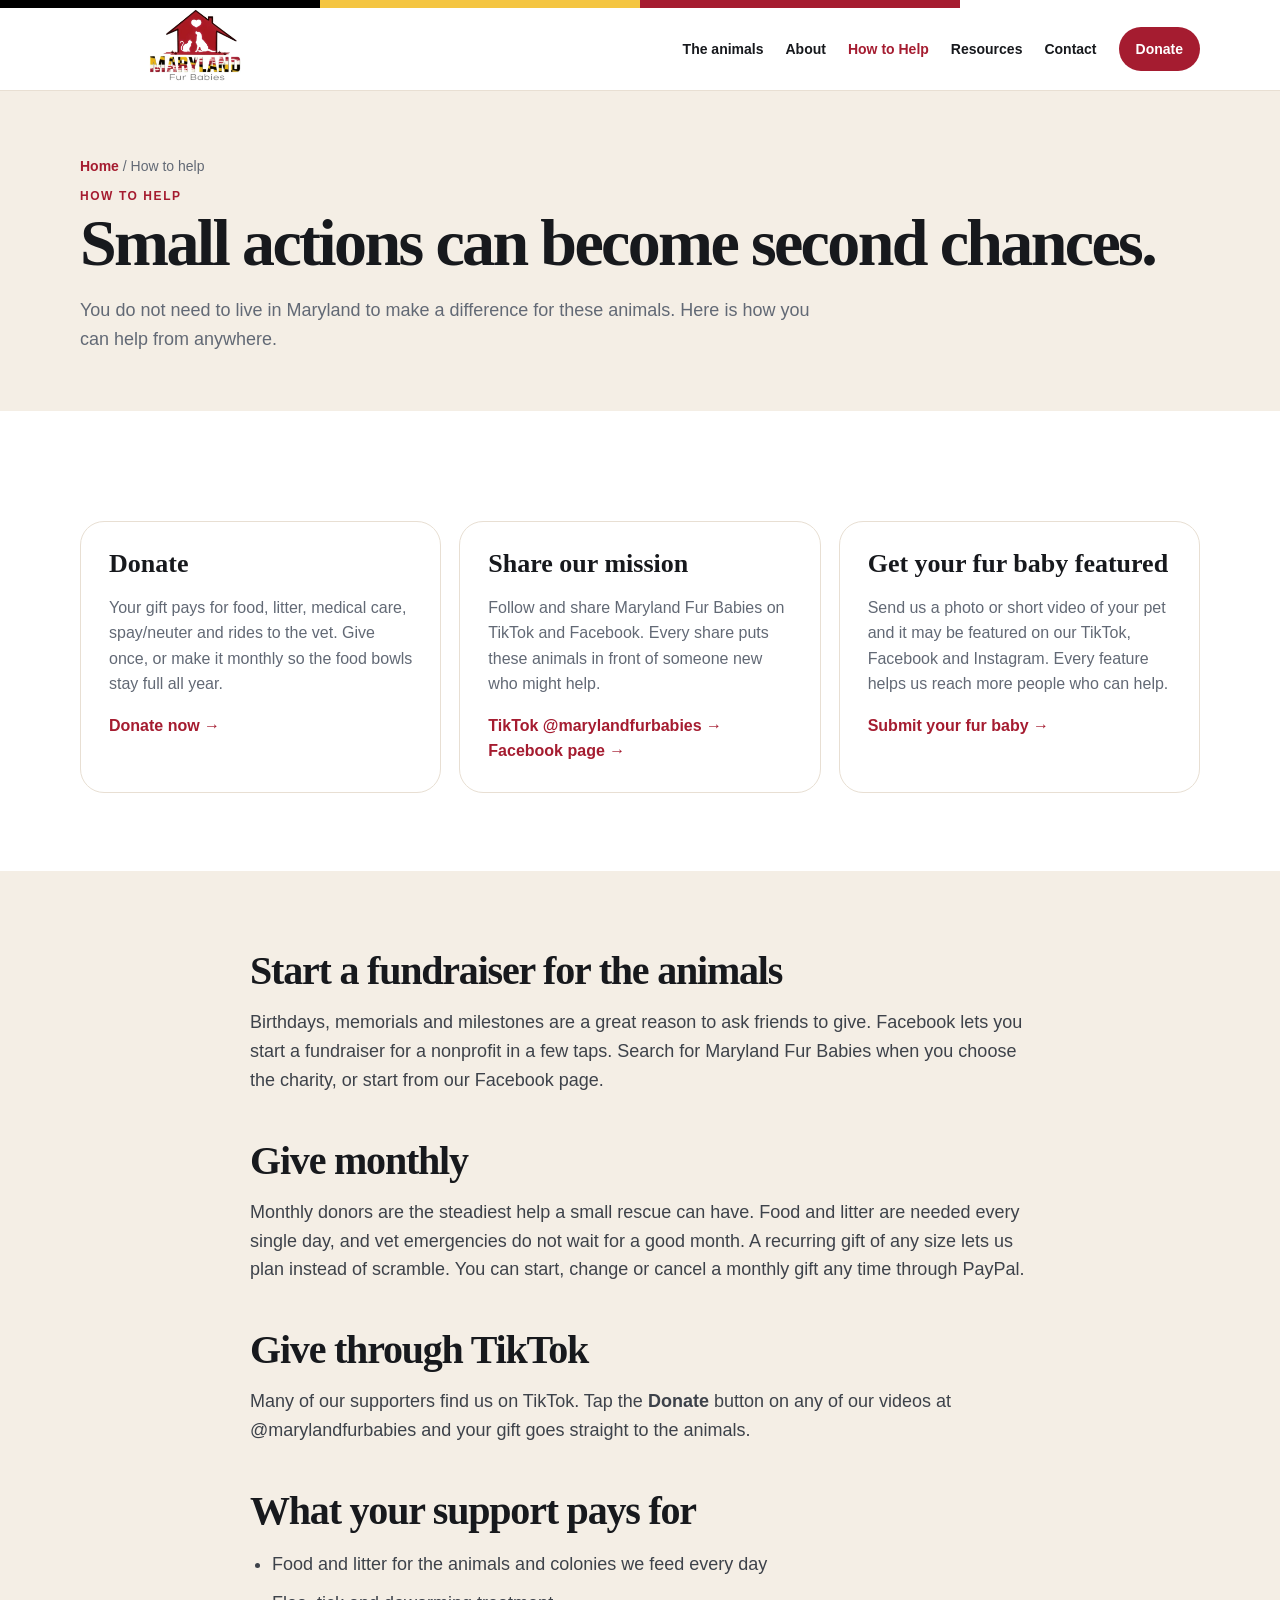
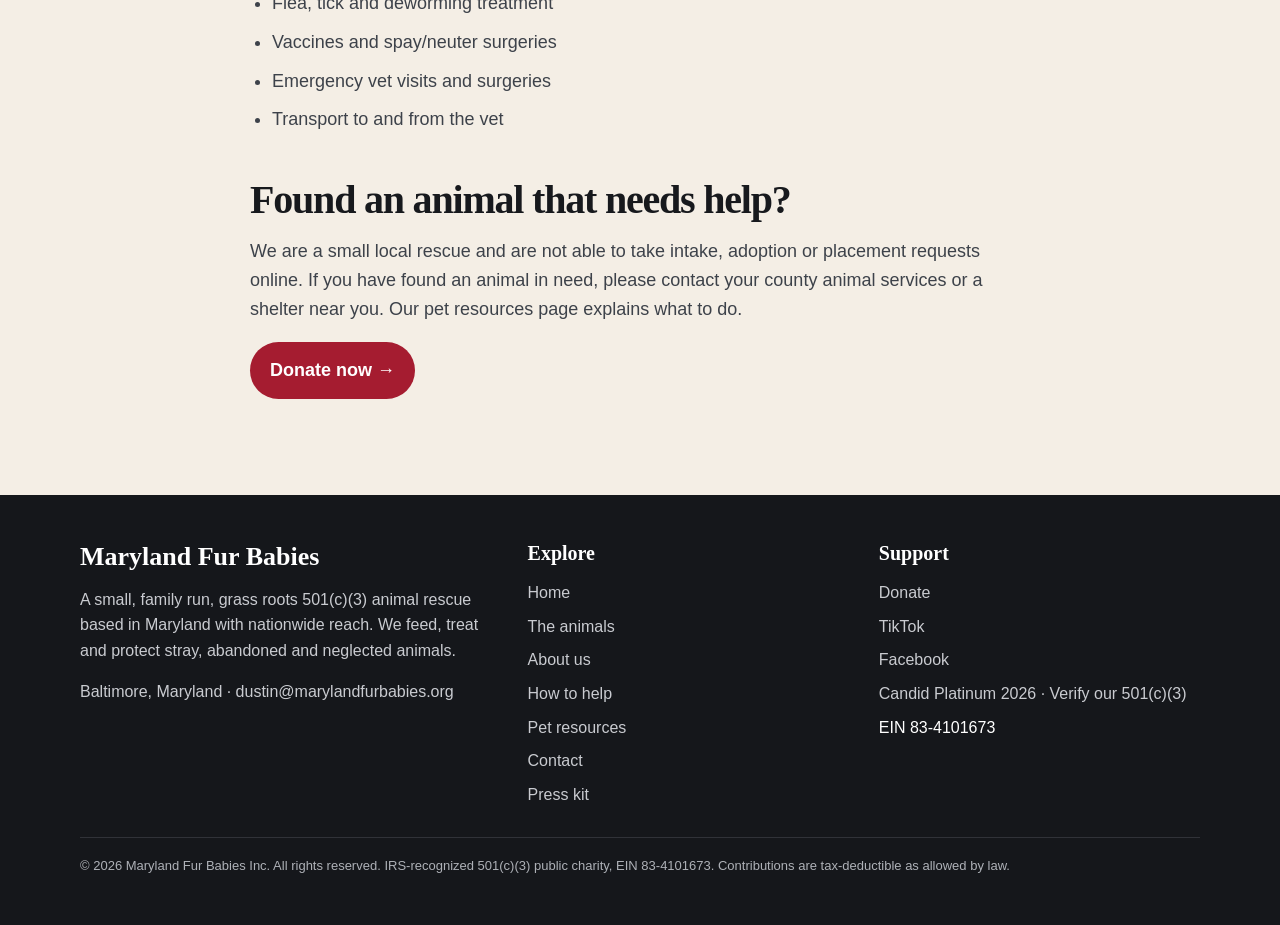
<file: help.html>
<!doctype html>
<html lang="en">
<head>
<meta charset="utf-8">
<meta name="viewport" content="width=device-width,initial-scale=1">
<!-- Google tag (gtag.js) - Google Ads AW-17659713729 -->
<script async src="https://www.googletagmanager.com/gtag/js?id=AW-17659713729"></script>
<script>
window.dataLayer=window.dataLayer||[];function gtag(){dataLayer.push(arguments);}
gtag('js',new Date());gtag('config','AW-17659713729');
</script>
<title>How to Help Maryland Fur Babies | Donate, Share, Fundraise</title>
<meta name="description" content="Ways to help Maryland Fur Babies from anywhere: donate once or monthly, give through TikTok, share our posts, start a Facebook fundraiser or get your pet featured.">
<link rel="canonical" href="https://marylandfurbabies.org/help.html">
<meta name="theme-color" content="#a51c30">
<link rel="icon" href="assets/maryland-fur-babies-logo.jpg">
<meta property="og:type" content="website">
<meta property="og:site_name" content="Maryland Fur Babies">
<meta property="og:title" content="How to Help Maryland Fur Babies | Donate, Share, Fundraise">
<meta property="og:description" content="Ways to help Maryland Fur Babies from anywhere: donate once or monthly, give through TikTok, share our posts, start a Facebook fundraiser or get your pet featured.">
<meta property="og:url" content="https://marylandfurbabies.org/help.html">
<meta property="og:image" content="https://marylandfurbabies.org/assets/photos/dog.jpg">
<meta name="twitter:card" content="summary_large_image">
<script type="application/ld+json">{"@context":"https://schema.org","@type":"NGO","name":"Maryland Fur Babies","alternateName":"Maryland Fur Babies Inc","url":"https://marylandfurbabies.org/","logo":"https://marylandfurbabies.org/assets/maryland-fur-babies-logo.webp","email":"dustin@marylandfurbabies.org","taxID":"83-4101673","nonprofitStatus":"Nonprofit501c3","foundingDate":"2019","address":{"@type":"PostalAddress","addressLocality":"Baltimore","addressRegion":"MD","addressCountry":"US"},"areaServed":{"@type":"State","name":"Maryland"},"sameAs":["https://www.tiktok.com/@marylandfurbabies","https://www.facebook.com/profile.php?id=61576079746308","https://app.candid.org/profile/9790874/maryland-fur-babies-83-4101673"],"potentialAction":{"@type":"DonateAction","target":"https://www.paypal.com/donate?hosted_button_id=3FETC7FMJ2J9Y"}}</script>
<base href="/">
<link rel="stylesheet" href="assets/site.css">
</head>
<body>
<div class="stripe"></div>
<header><div class="wrap head"><a href="/"><img class="logo" alt="Maryland Fur Babies home" src="assets/maryland-fur-babies-logo.webp" width="720" height="562"></a><nav class="nav" aria-label="Main"><a href="animals.html">The animals</a><a href="about.html">About</a><a href="help.html" aria-current=page>How to Help</a><a href="resources.html">Resources</a><a href="contact.html">Contact</a><a class="donate-top" href="donate.html">Donate</a></nav></div></header>
<main>
<section class="page-hero"><div class="wrap"><div class="crumbs"><a href="/">Home</a> / How to help</div><div class="eyebrow">How to help</div><h1>Small actions can become second chances.</h1><p class="section-intro">You do not need to live in Maryland to make a difference for these animals. Here is how you can help from anywhere.</p></div></section>
<section class="white"><div class="wrap"><div class="cards">
<article class="card"><h3>Donate</h3><p>Your gift pays for food, litter, medical care, spay/neuter and rides to the vet. Give once, or make it monthly so the food bowls stay full all year.</p><a style="color:var(--red);font-weight:800" href="donate.html">Donate now →</a></article>
<article class="card"><h3>Share our mission</h3><p>Follow and share Maryland Fur Babies on TikTok and Facebook. Every share puts these animals in front of someone new who might help.</p><a style="color:var(--red);font-weight:800" href="https://www.tiktok.com/@marylandfurbabies" target="_blank" rel="noopener">TikTok @marylandfurbabies →</a><br><a style="color:var(--red);font-weight:800" href="https://www.facebook.com/profile.php?id=61576079746308" target="_blank" rel="noopener">Facebook page →</a></article>
<article class="card"><h3>Get your fur baby featured</h3><p>Send us a photo or short video of your pet and it may be featured on our TikTok, Facebook and Instagram. Every feature helps us reach more people who can help.</p><a style="color:var(--red);font-weight:800" href="https://docs.google.com/forms/d/e/1FAIpQLSc2VOQzJVOvMksQ3aCDCWvERfJDNNDyjtKXVjlesEvU5q_gtw/viewform" target="_blank" rel="noopener">Submit your fur baby →</a></article>
</div></div></section>
<section class="tint"><div class="wrap prose">
<h2 style="margin-top:0">Start a fundraiser for the animals</h2>
<p>Birthdays, memorials and milestones are a great reason to ask friends to give. Facebook lets you start a fundraiser for a nonprofit in a few taps. Search for Maryland Fur Babies when you choose the charity, or start from <a href="https://www.facebook.com/profile.php?id=61576079746308" target="_blank" rel="noopener">our Facebook page</a>.</p>
<h2>Give monthly</h2>
<p>Monthly donors are the steadiest help a small rescue can have. Food and litter are needed every single day, and vet emergencies do not wait for a good month. A recurring gift of any size lets us plan instead of scramble. You can start, change or cancel a monthly gift any time through PayPal.</p>
<h2>Give through TikTok</h2>
<p>Many of our supporters find us on TikTok. Tap the <strong>Donate</strong> button on any of our videos at @marylandfurbabies and your gift goes straight to the animals.</p>
<h2>What your support pays for</h2>
<ul><li>Food and litter for the animals and colonies we feed every day</li><li>Flea, tick and deworming treatment</li><li>Vaccines and spay/neuter surgeries</li><li>Emergency vet visits and surgeries</li><li>Transport to and from the vet</li></ul>
<h2>Found an animal that needs help?</h2>
<p>We are a small local rescue and are not able to take intake, adoption or placement requests online. If you have found an animal in need, please contact your county animal services or a shelter near you. Our <a href="resources.html">pet resources page</a> explains what to do.</p>
<p><a class="btn primary" href="donate.html">Donate now →</a></p>
</div></section>
</main>
<footer><div class="wrap"><div class="foot"><div><h3>Maryland Fur Babies</h3><p>A small, family run, grass roots 501(c)(3) animal rescue based in Maryland with nationwide reach. We feed, treat and protect stray, abandoned and neglected animals.</p><p>Baltimore, Maryland · <a href="mailto:dustin@marylandfurbabies.org">dustin@marylandfurbabies.org</a></p></div><div><h3 style="font-size:20px">Explore</h3><div class="foot-links"><a href="/">Home</a><a href="animals.html">The animals</a><a href="about.html">About us</a><a href="help.html">How to help</a><a href="resources.html">Pet resources</a><a href="contact.html">Contact</a><a href="press.html">Press kit</a></div></div><div><h3 style="font-size:20px">Support</h3><div class="foot-links"><a href="donate.html">Donate</a><a href="https://www.tiktok.com/@marylandfurbabies" target="_blank" rel="noopener">TikTok</a><a href="https://www.facebook.com/profile.php?id=61576079746308" target="_blank" rel="noopener">Facebook</a><a href="https://app.candid.org/profile/9790874/maryland-fur-babies-83-4101673" target="_blank" rel="noopener">Candid Platinum 2026 · Verify our 501(c)(3)</a><span>EIN 83-4101673</span></div></div></div><div class="small">© 2026 Maryland Fur Babies Inc. All rights reserved. IRS-recognized 501(c)(3) public charity, EIN 83-4101673. Contributions are tax-deductible as allowed by law.</div></div></footer>
<script>
/* Maryland Fur Babies - report PayPal donate clicks to Google Ads */
(function(){
  var SEND_TO='AW-17659713729/ik_ICPTHg40dEMGx5-RB';
  var ONE_TIME_DEFAULT=25;   /* assumed average one-time gift */
  var MONTHLY_VALUE=100;     /* assumed first-year worth of a monthly donor */
  function report(value){
    if(typeof gtag!=='function')return;
    gtag('event','conversion',{'send_to':SEND_TO,'value':value,'currency':'USD'});
  }
  document.addEventListener('click',function(e){
    var t=e.target;
    var a=(t&&t.closest)?t.closest('a[href*="paypal.com/donate"]'):null;
    if(!a)return;
    var m=/[?&]amount=(\d+(?:\.\d+)?)/.exec(a.getAttribute('href')||'');
    report(m?parseFloat(m[1]):ONE_TIME_DEFAULT);
  },true);
  document.addEventListener('submit',function(e){
    var f=e.target;
    if(!f||!f.action||f.action.indexOf('paypal.com/donate')===-1)return;
    var txt=(f.textContent||'').toLowerCase();
    report(txt.indexOf('monthly')!==-1?MONTHLY_VALUE:ONE_TIME_DEFAULT);
  },true);
})();
</script>
</body>
</html>
</file>
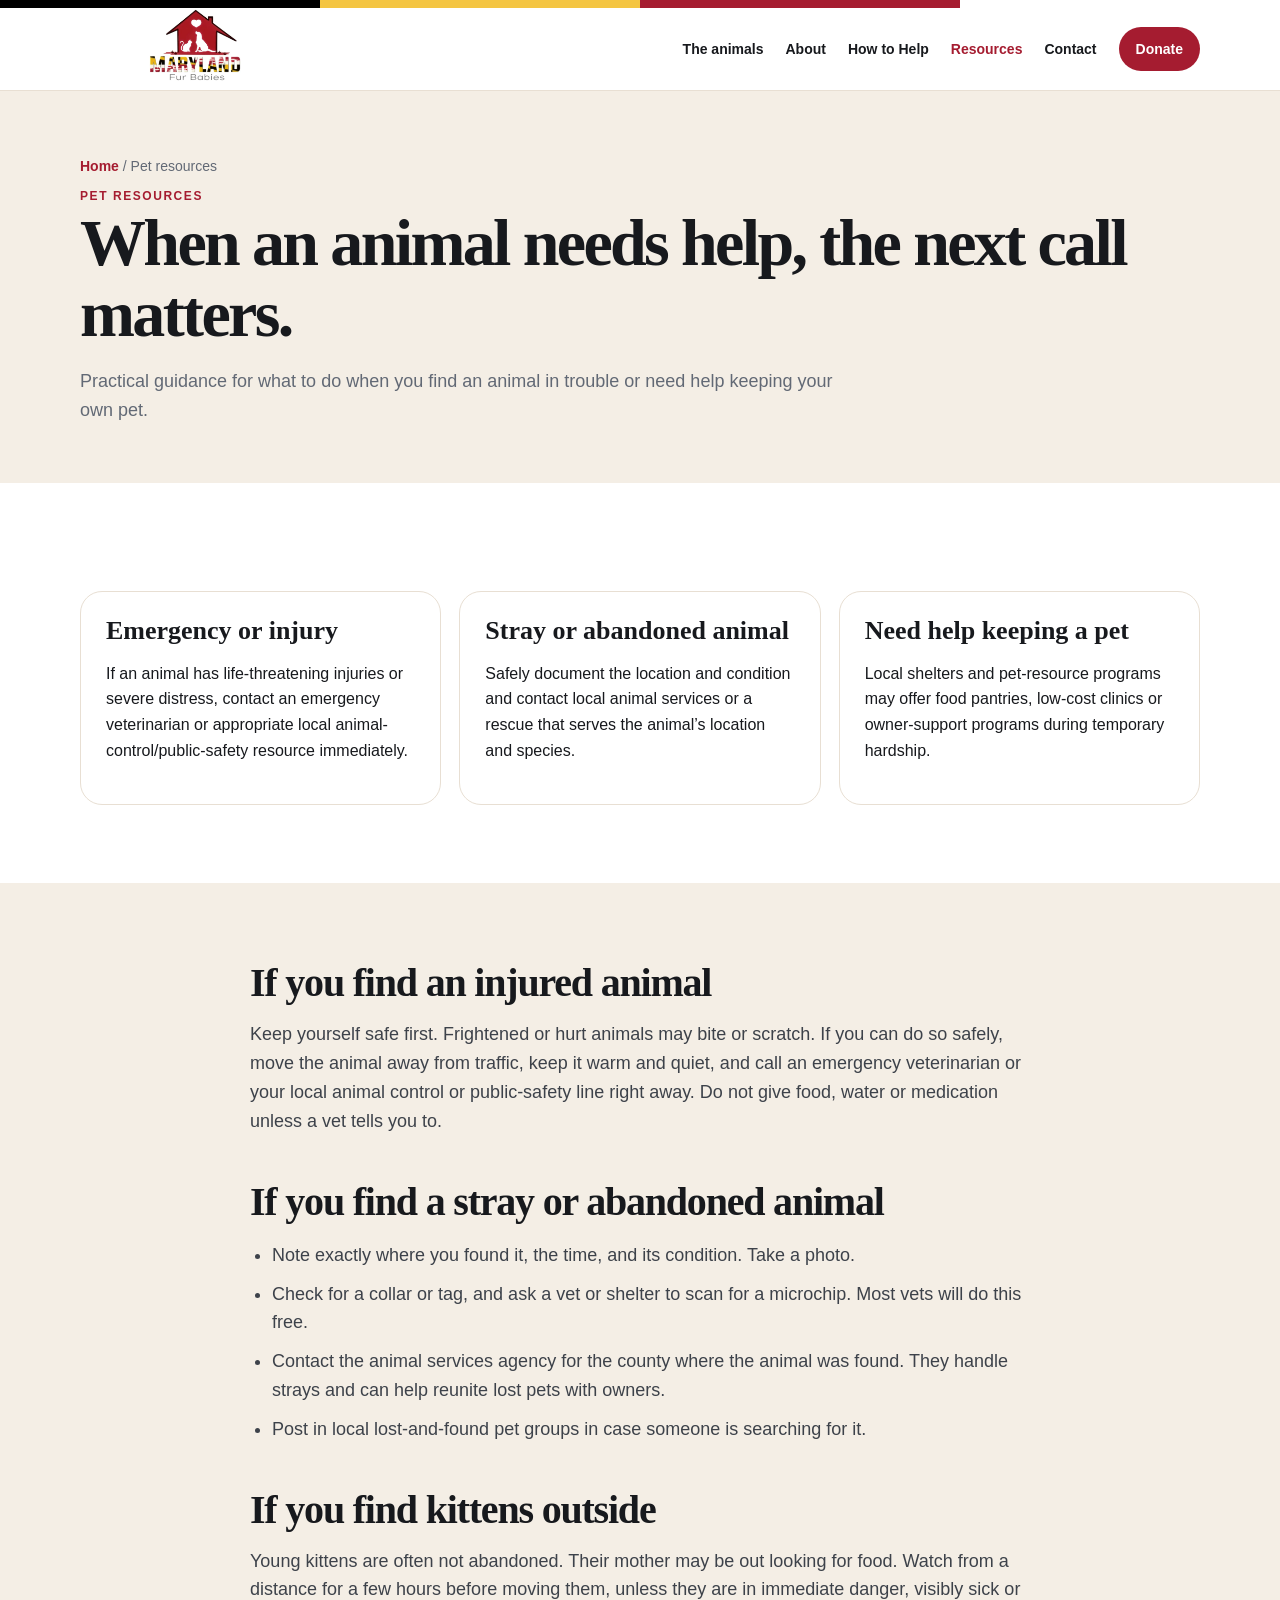
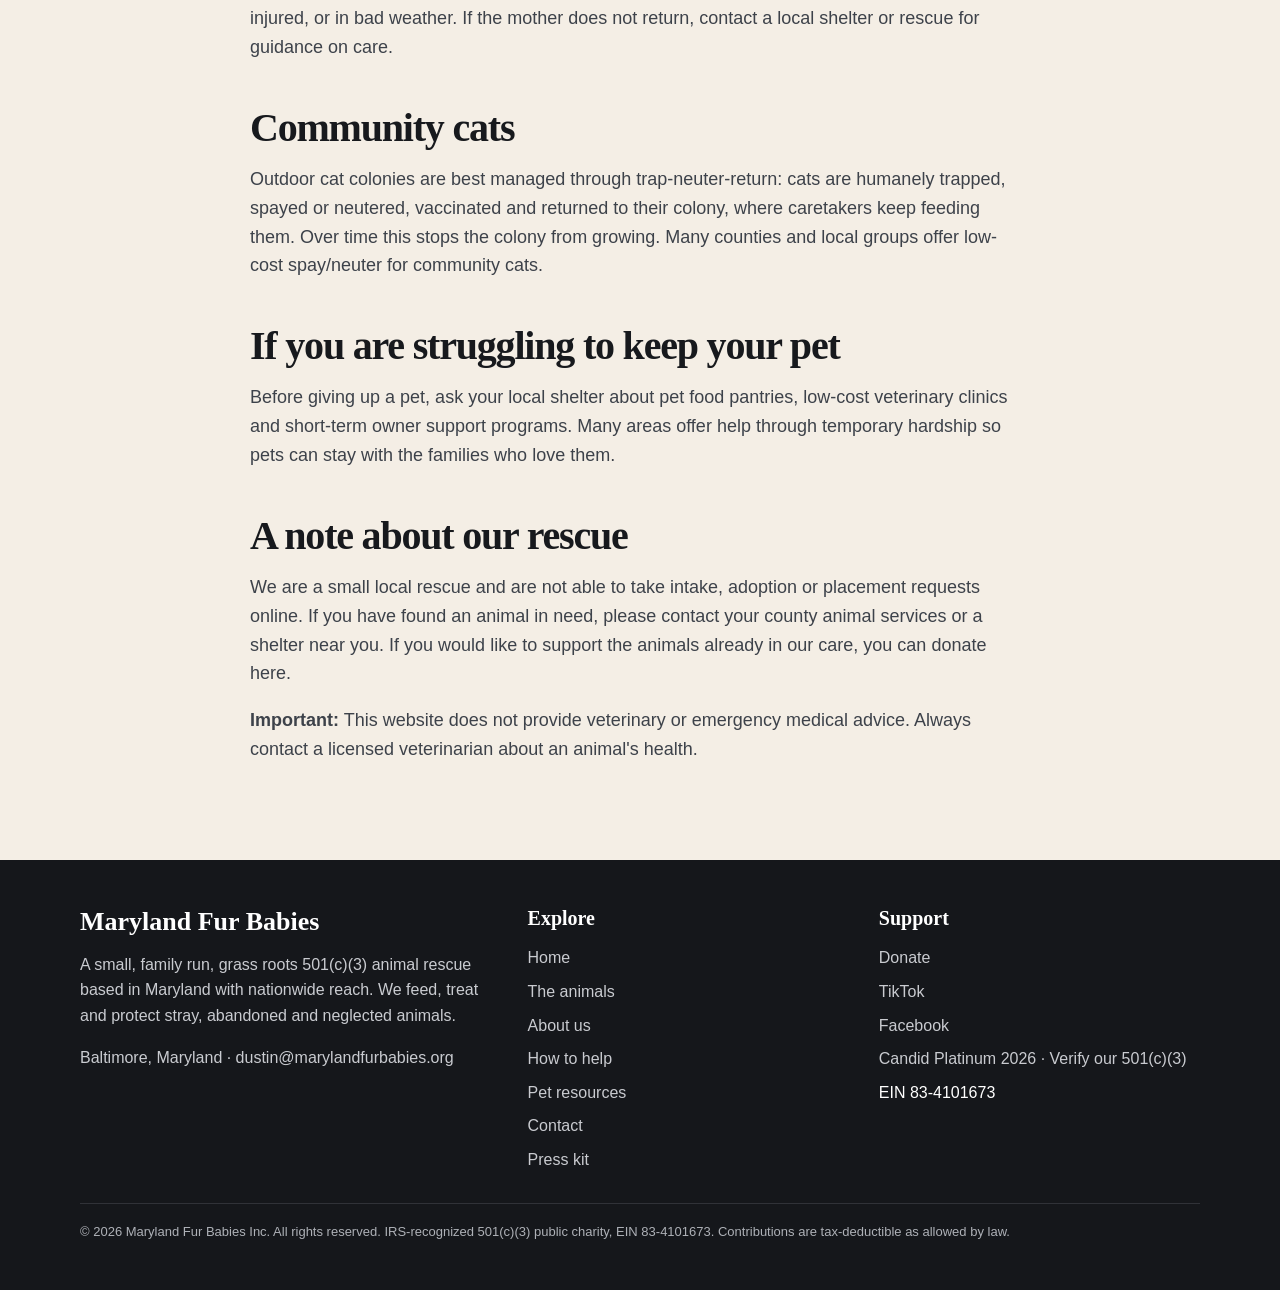
<file: resources.html>
<!doctype html>
<html lang="en">
<head>
<meta charset="utf-8">
<meta name="viewport" content="width=device-width,initial-scale=1">
<!-- Google tag (gtag.js) - Google Ads AW-17659713729 -->
<script async src="https://www.googletagmanager.com/gtag/js?id=AW-17659713729"></script>
<script>
window.dataLayer=window.dataLayer||[];function gtag(){dataLayer.push(arguments);}
gtag('js',new Date());gtag('config','AW-17659713729');
</script>
<title>Pet Resources | What to Do When You Find an Animal in Need</title>
<meta name="description" content="What to do if you find an injured, stray or abandoned animal or outdoor kittens, how community cat programs work, and where to find help keeping your pet.">
<link rel="canonical" href="https://marylandfurbabies.org/resources.html">
<meta name="theme-color" content="#a51c30">
<link rel="icon" href="assets/maryland-fur-babies-logo.jpg">
<meta property="og:type" content="website">
<meta property="og:site_name" content="Maryland Fur Babies">
<meta property="og:title" content="Pet Resources | What to Do When You Find an Animal in Need">
<meta property="og:description" content="What to do if you find an injured, stray or abandoned animal or outdoor kittens, how community cat programs work, and where to find help keeping your pet.">
<meta property="og:url" content="https://marylandfurbabies.org/resources.html">
<meta property="og:image" content="https://marylandfurbabies.org/assets/photos/tabby.jpg">
<meta name="twitter:card" content="summary_large_image">
<script type="application/ld+json">{"@context":"https://schema.org","@type":"NGO","name":"Maryland Fur Babies","alternateName":"Maryland Fur Babies Inc","url":"https://marylandfurbabies.org/","logo":"https://marylandfurbabies.org/assets/maryland-fur-babies-logo.webp","email":"dustin@marylandfurbabies.org","taxID":"83-4101673","nonprofitStatus":"Nonprofit501c3","foundingDate":"2019","address":{"@type":"PostalAddress","addressLocality":"Baltimore","addressRegion":"MD","addressCountry":"US"},"areaServed":{"@type":"State","name":"Maryland"},"sameAs":["https://www.tiktok.com/@marylandfurbabies","https://www.facebook.com/profile.php?id=61576079746308","https://app.candid.org/profile/9790874/maryland-fur-babies-83-4101673"],"potentialAction":{"@type":"DonateAction","target":"https://www.paypal.com/donate?hosted_button_id=3FETC7FMJ2J9Y"}}</script>
<base href="/">
<link rel="stylesheet" href="assets/site.css">
</head>
<body>
<div class="stripe"></div>
<header><div class="wrap head"><a href="/"><img class="logo" alt="Maryland Fur Babies home" src="assets/maryland-fur-babies-logo.webp" width="720" height="562"></a><nav class="nav" aria-label="Main"><a href="animals.html">The animals</a><a href="about.html">About</a><a href="help.html">How to Help</a><a href="resources.html" aria-current=page>Resources</a><a href="contact.html">Contact</a><a class="donate-top" href="donate.html">Donate</a></nav></div></header>
<main>
<section class="page-hero"><div class="wrap"><div class="crumbs"><a href="/">Home</a> / Pet resources</div><div class="eyebrow">Pet resources</div><h1>When an animal needs help, the next call matters.</h1><p class="section-intro">Practical guidance for what to do when you find an animal in trouble or need help keeping your own pet.</p></div></section>
<section class="white"><div class="wrap"><div class="resource-grid"><article class="resource"><h3>Emergency or injury</h3><p>If an animal has life-threatening injuries or severe distress, contact an emergency veterinarian or appropriate local animal-control/public-safety resource immediately.</p></article><article class="resource"><h3>Stray or abandoned animal</h3><p>Safely document the location and condition and contact local animal services or a rescue that serves the animal’s location and species.</p></article><article class="resource"><h3>Need help keeping a pet</h3><p>Local shelters and pet-resource programs may offer food pantries, low-cost clinics or owner-support programs during temporary hardship.</p></article></div></div></section>
<section class="tint"><div class="wrap prose">
<h2 style="margin-top:0">If you find an injured animal</h2>
<p>Keep yourself safe first. Frightened or hurt animals may bite or scratch. If you can do so safely, move the animal away from traffic, keep it warm and quiet, and call an emergency veterinarian or your local animal control or public-safety line right away. Do not give food, water or medication unless a vet tells you to.</p>
<h2>If you find a stray or abandoned animal</h2>
<ul><li>Note exactly where you found it, the time, and its condition. Take a photo.</li><li>Check for a collar or tag, and ask a vet or shelter to scan for a microchip. Most vets will do this free.</li><li>Contact the animal services agency for the county where the animal was found. They handle strays and can help reunite lost pets with owners.</li><li>Post in local lost-and-found pet groups in case someone is searching for it.</li></ul>
<h2>If you find kittens outside</h2>
<p>Young kittens are often not abandoned. Their mother may be out looking for food. Watch from a distance for a few hours before moving them, unless they are in immediate danger, visibly sick or injured, or in bad weather. If the mother does not return, contact a local shelter or rescue for guidance on care.</p>
<h2>Community cats</h2>
<p>Outdoor cat colonies are best managed through trap-neuter-return: cats are humanely trapped, spayed or neutered, vaccinated and returned to their colony, where caretakers keep feeding them. Over time this stops the colony from growing. Many counties and local groups offer low-cost spay/neuter for community cats.</p>
<h2>If you are struggling to keep your pet</h2>
<p>Before giving up a pet, ask your local shelter about pet food pantries, low-cost veterinary clinics and short-term owner support programs. Many areas offer help through temporary hardship so pets can stay with the families who love them.</p>
<h2>A note about our rescue</h2>
<p>We are a small local rescue and are not able to take intake, adoption or placement requests online. If you have found an animal in need, please contact your county animal services or a shelter near you. If you would like to support the animals already in our care, you can <a href="donate.html">donate here</a>.</p>
<p class="privacy"><strong>Important:</strong> This website does not provide veterinary or emergency medical advice. Always contact a licensed veterinarian about an animal's health.</p>
</div></section>
</main>
<footer><div class="wrap"><div class="foot"><div><h3>Maryland Fur Babies</h3><p>A small, family run, grass roots 501(c)(3) animal rescue based in Maryland with nationwide reach. We feed, treat and protect stray, abandoned and neglected animals.</p><p>Baltimore, Maryland · <a href="mailto:dustin@marylandfurbabies.org">dustin@marylandfurbabies.org</a></p></div><div><h3 style="font-size:20px">Explore</h3><div class="foot-links"><a href="/">Home</a><a href="animals.html">The animals</a><a href="about.html">About us</a><a href="help.html">How to help</a><a href="resources.html">Pet resources</a><a href="contact.html">Contact</a><a href="press.html">Press kit</a></div></div><div><h3 style="font-size:20px">Support</h3><div class="foot-links"><a href="donate.html">Donate</a><a href="https://www.tiktok.com/@marylandfurbabies" target="_blank" rel="noopener">TikTok</a><a href="https://www.facebook.com/profile.php?id=61576079746308" target="_blank" rel="noopener">Facebook</a><a href="https://app.candid.org/profile/9790874/maryland-fur-babies-83-4101673" target="_blank" rel="noopener">Candid Platinum 2026 · Verify our 501(c)(3)</a><span>EIN 83-4101673</span></div></div></div><div class="small">© 2026 Maryland Fur Babies Inc. All rights reserved. IRS-recognized 501(c)(3) public charity, EIN 83-4101673. Contributions are tax-deductible as allowed by law.</div></div></footer>
<script>
/* Maryland Fur Babies - report PayPal donate clicks to Google Ads */
(function(){
  var SEND_TO='AW-17659713729/ik_ICPTHg40dEMGx5-RB';
  var ONE_TIME_DEFAULT=25;   /* assumed average one-time gift */
  var MONTHLY_VALUE=100;     /* assumed first-year worth of a monthly donor */
  function report(value){
    if(typeof gtag!=='function')return;
    gtag('event','conversion',{'send_to':SEND_TO,'value':value,'currency':'USD'});
  }
  document.addEventListener('click',function(e){
    var t=e.target;
    var a=(t&&t.closest)?t.closest('a[href*="paypal.com/donate"]'):null;
    if(!a)return;
    var m=/[?&]amount=(\d+(?:\.\d+)?)/.exec(a.getAttribute('href')||'');
    report(m?parseFloat(m[1]):ONE_TIME_DEFAULT);
  },true);
  document.addEventListener('submit',function(e){
    var f=e.target;
    if(!f||!f.action||f.action.indexOf('paypal.com/donate')===-1)return;
    var txt=(f.textContent||'').toLowerCase();
    report(txt.indexOf('monthly')!==-1?MONTHLY_VALUE:ONE_TIME_DEFAULT);
  },true);
})();
</script>
</body>
</html>
</file>
<file: assets/site.css>
:root{--red:#a51c30;--dark:#17191d;--gold:#f4c542;--cream:#fffaf0;--muted:#626975;--line:#e8dfd3;--green:#276b5d}*{box-sizing:border-box}html{scroll-behavior:smooth}body{margin:0;font-family:Arial,Helvetica,sans-serif;color:var(--dark);background:var(--cream);line-height:1.6}a{text-decoration:none;color:inherit}.wrap{width:min(1120px,calc(100% - 36px));margin:auto}.stripe{height:8px;background:linear-gradient(90deg,#000 0 25%,#f4c542 25% 50%,#a51c30 50% 75%,#fff 75%)}header{position:sticky;top:0;z-index:10;background:rgba(255,255,255,.96);border-bottom:1px solid var(--line)}.head{min-height:82px;display:flex;align-items:center;justify-content:space-between;gap:24px}.logo{width:230px;max-height:72px;object-fit:contain}.nav{display:flex;gap:22px;align-items:center;font-weight:700;font-size:14px}.nav a:hover{color:var(--red)}.donate-top{background:var(--red);color:white!important;padding:11px 17px;border-radius:999px}.hero{padding:72px 0 55px}.hero-grid{display:grid;grid-template-columns:1.05fr .95fr;gap:50px;align-items:center}.eyebrow{font-size:12px;font-weight:800;letter-spacing:.13em;text-transform:uppercase;color:var(--red)}h1,h2,h3{font-family:Georgia,serif;line-height:1.08;margin:0 0 16px}h1{font-size:clamp(46px,7vw,82px);letter-spacing:-.04em}h2{font-size:clamp(34px,5vw,54px);letter-spacing:-.03em}h3{font-size:26px}.lead{font-size:20px;color:var(--muted)}.hero-logo{background:white;border:1px solid var(--line);border-radius:32px;padding:34px;box-shadow:0 18px 45px rgba(0,0,0,.09)}.hero-logo{padding:0;overflow:hidden;position:relative}.hero-logo img{width:100%;aspect-ratio:911/669;height:auto;object-fit:cover;object-position:center;display:block}.cap{position:absolute;left:0;right:0;bottom:0;padding:14px 18px;background:linear-gradient(transparent,rgba(0,0,0,.72));color:#fff;font-size:14px}.cap b{color:var(--gold)}.gallery{display:grid;grid-template-columns:repeat(3,1fr);gap:18px;margin-top:32px}.gallery figure{margin:0;background:white;border:1px solid var(--line);border-radius:22px;overflow:hidden}.gallery img{width:100%;aspect-ratio:911/669;object-fit:cover;object-position:center;display:block}.gallery figcaption{padding:14px 16px;font-size:14px;color:var(--muted)}.gallery figcaption b{display:block;color:var(--dark);font-size:16px}.about-photo{width:100%;aspect-ratio:911/669;object-fit:cover;border-radius:22px;display:block;margin-bottom:22px}.verify{display:flex;flex-wrap:wrap;gap:10px;margin-top:22px}.verify a,.verify span{background:rgba(255,255,255,.14);border:1px solid rgba(255,255,255,.35);color:#fff;border-radius:999px;padding:8px 14px;font-size:13px;font-weight:800}.verify a:hover{background:rgba(255,255,255,.26)}.verify .seal{background:#fff;color:var(--dark);display:inline-flex;align-items:center;gap:10px;padding:6px 14px 6px 6px}.verify .seal img{width:54px;height:54px;display:block}.verify .seal span{background:none;border:0;padding:0;color:var(--dark)}.verify .seal b{display:block;font-size:13px}.verify .seal small{display:block;font-weight:600;color:var(--muted);font-size:12px}@media(max-width:820px){.gallery{grid-template-columns:1fr 1fr}}.press{padding:26px 0}.press .wrap{display:grid;grid-template-columns:1fr 1fr 1fr;gap:18px}.press .card p{color:var(--muted)}.press .card a{color:var(--red);font-weight:800;text-decoration:none}.press .num{font-size:30px;font-weight:900;color:var(--red);line-height:1}@media(max-width:820px){.press .wrap{grid-template-columns:1fr}}.buttons{display:flex;flex-wrap:wrap;gap:12px;margin-top:26px}.btn{display:inline-block;padding:14px 20px;border-radius:999px;font-weight:800}.primary{background:var(--red);color:white}.secondary{background:white;border:1px solid var(--line)}section{padding:78px 0}.white{background:white}.tint{background:#f4eee5}.section-intro{max-width:760px;color:var(--muted);font-size:18px}.cards{display:grid;grid-template-columns:repeat(3,1fr);gap:18px;margin-top:32px}.card{background:white;border:1px solid var(--line);border-radius:24px;padding:28px}.card p{color:var(--muted)}.about-grid{display:grid;grid-template-columns:1fr 1fr;gap:48px;align-items:start}.story{background:var(--dark);color:white;border-radius:30px;padding:38px}.story p{color:#ddd}.checks{display:grid;gap:14px}.check{display:flex;gap:12px}.check b{color:var(--red)}.donate-box{background:linear-gradient(135deg,var(--red),#701020);color:white;border-radius:34px;padding:44px}.donate-box p{color:#f3dce0}.donation-options{display:grid;grid-template-columns:1fr 1fr;gap:18px;margin-top:28px}.donation-card{background:white;color:var(--dark);border-radius:24px;padding:28px}.donation-card.monthly{outline:3px solid var(--gold)}.donation-card p{color:var(--muted)}.tag{display:inline-block;background:var(--gold);padding:5px 9px;border-radius:999px;font-size:12px;font-weight:800;margin-bottom:12px}.paypal-btn{border:0;background:#ffc439;color:#111;padding:13px 20px;border-radius:999px;font-size:16px;font-weight:800;cursor:pointer;width:100%}.paypal-btn:hover{filter:brightness(.98)}.amounts{display:flex;flex-wrap:wrap;gap:8px;margin:0 0 14px}.amounts a{flex:1 1 60px;text-align:center;border:2px solid var(--line);border-radius:12px;padding:10px 6px;font-weight:800;color:var(--dark)}.amounts a:hover{border-color:var(--red);color:var(--red)}.impact{display:grid;grid-template-columns:repeat(3,1fr);gap:12px;margin-top:24px}.impact div{background:rgba(255,255,255,.12);border-radius:16px;padding:14px;font-size:14px}.impact b{display:block;font-size:22px;color:var(--gold)}.socials{display:flex;gap:10px;flex-wrap:wrap;margin-top:14px}.socials a{background:white;border:1px solid var(--line);border-radius:999px;padding:9px 15px;font-weight:800;font-size:14px}.note{font-size:13px;color:var(--muted)!important}.resource-grid{display:grid;grid-template-columns:repeat(3,1fr);gap:18px;margin-top:30px}.resource{background:white;border:1px solid var(--line);border-radius:22px;padding:25px}.contact{display:grid;grid-template-columns:1fr 1fr;gap:35px}.social{display:block;background:white;border:1px solid var(--line);border-radius:18px;padding:18px;font-weight:800;margin-top:14px}.privacy{font-size:14px;color:var(--muted)}footer{background:#15171b;color:white;padding:48px 0}.foot{display:grid;grid-template-columns:1.3fr 1fr 1fr;gap:30px}.foot p,.foot a{color:#c9cbd0}.foot-links{display:grid;gap:8px}.small{font-size:13px;color:#aeb1b7;margin-top:30px;border-top:1px solid #303238;padding-top:18px}@media(max-width:820px){.nav a:not(.donate-top){display:none}.hero-grid,.about-grid,.donation-options,.contact{grid-template-columns:1fr}.cards,.resource-grid,.impact{grid-template-columns:1fr}.hero{padding-top:44px}.logo{width:190px}.foot{grid-template-columns:1fr}}
.page-hero{padding:64px 0 40px;background:#f4eee5}.page-hero h1{font-size:clamp(40px,6vw,66px)}
.prose{max-width:780px}.prose p{font-size:18px;color:#3d424a;margin:0 0 18px}.prose h2{margin-top:44px;font-size:clamp(28px,4vw,40px)}.prose ul{font-size:18px;color:#3d424a;padding-left:22px}.prose li{margin-bottom:10px}
.teasers{display:grid;grid-template-columns:repeat(3,1fr);gap:18px;margin-top:32px}.teaser{display:block;background:white;border:1px solid var(--line);border-radius:24px;padding:28px;color:var(--dark);text-decoration:none}.teaser h3{margin-bottom:8px}.teaser p{color:var(--muted);margin:0 0 12px}.teaser span{color:var(--red);font-weight:800}
.stats{display:grid;grid-template-columns:repeat(3,1fr);gap:18px;margin:28px 0}.stats div{background:white;border:1px solid var(--line);border-radius:22px;padding:22px}.stats b{display:block;font-family:Georgia,serif;font-size:30px;color:var(--red)}
.faq details{background:white;border:1px solid var(--line);border-radius:18px;padding:18px 20px;margin-top:12px}.faq summary{font-weight:800;cursor:pointer}.faq details p{color:var(--muted);margin:12px 0 0}
.crumbs{font-size:14px;color:var(--muted);margin-bottom:10px}.crumbs a{color:var(--red);font-weight:700;text-decoration:none}
.nav a[aria-current=page]{color:var(--red)}
@media(max-width:820px){.head{flex-wrap:wrap;padding:12px 0}.nav{flex-wrap:wrap;justify-content:center;gap:10px 16px;width:100%}.nav a:not(.donate-top){display:inline}.teasers,.stats{grid-template-columns:1fr}}
.pressbody{width:min(960px,calc(100% - 36px));margin:auto;padding-bottom:40px}.pressbody h1{font-size:clamp(38px,6vw,60px)}.pressbody h2{font-size:30px;margin-top:44px}.facts{display:grid;grid-template-columns:1fr 1fr;gap:12px;margin:18px 0}.facts div{background:#fff;border:1px solid var(--line);border-radius:16px;padding:14px 16px}.facts b{display:block;color:var(--muted);font-size:12px;text-transform:uppercase;letter-spacing:.08em}.box{background:#fff;border:1px solid var(--line);border-radius:22px;padding:24px;margin-top:14px}.box p{margin:0 0 12px}.photos{display:grid;grid-template-columns:repeat(3,1fr);gap:14px;margin-top:16px}.photos a{display:block;border-radius:16px;overflow:hidden;border:1px solid var(--line);background:#fff}.photos img{width:100%;aspect-ratio:911/669;object-fit:cover;display:block}.photos span{display:block;padding:8px 12px;font-size:13px;color:var(--muted)}.cov a{display:block;background:#fff;border:1px solid var(--line);border-radius:16px;padding:14px 16px;margin-top:10px}.cov small{display:block;color:var(--muted);font-weight:400}@media(max-width:700px){.facts,.photos{grid-template-columns:1fr 1fr}}
</file>
